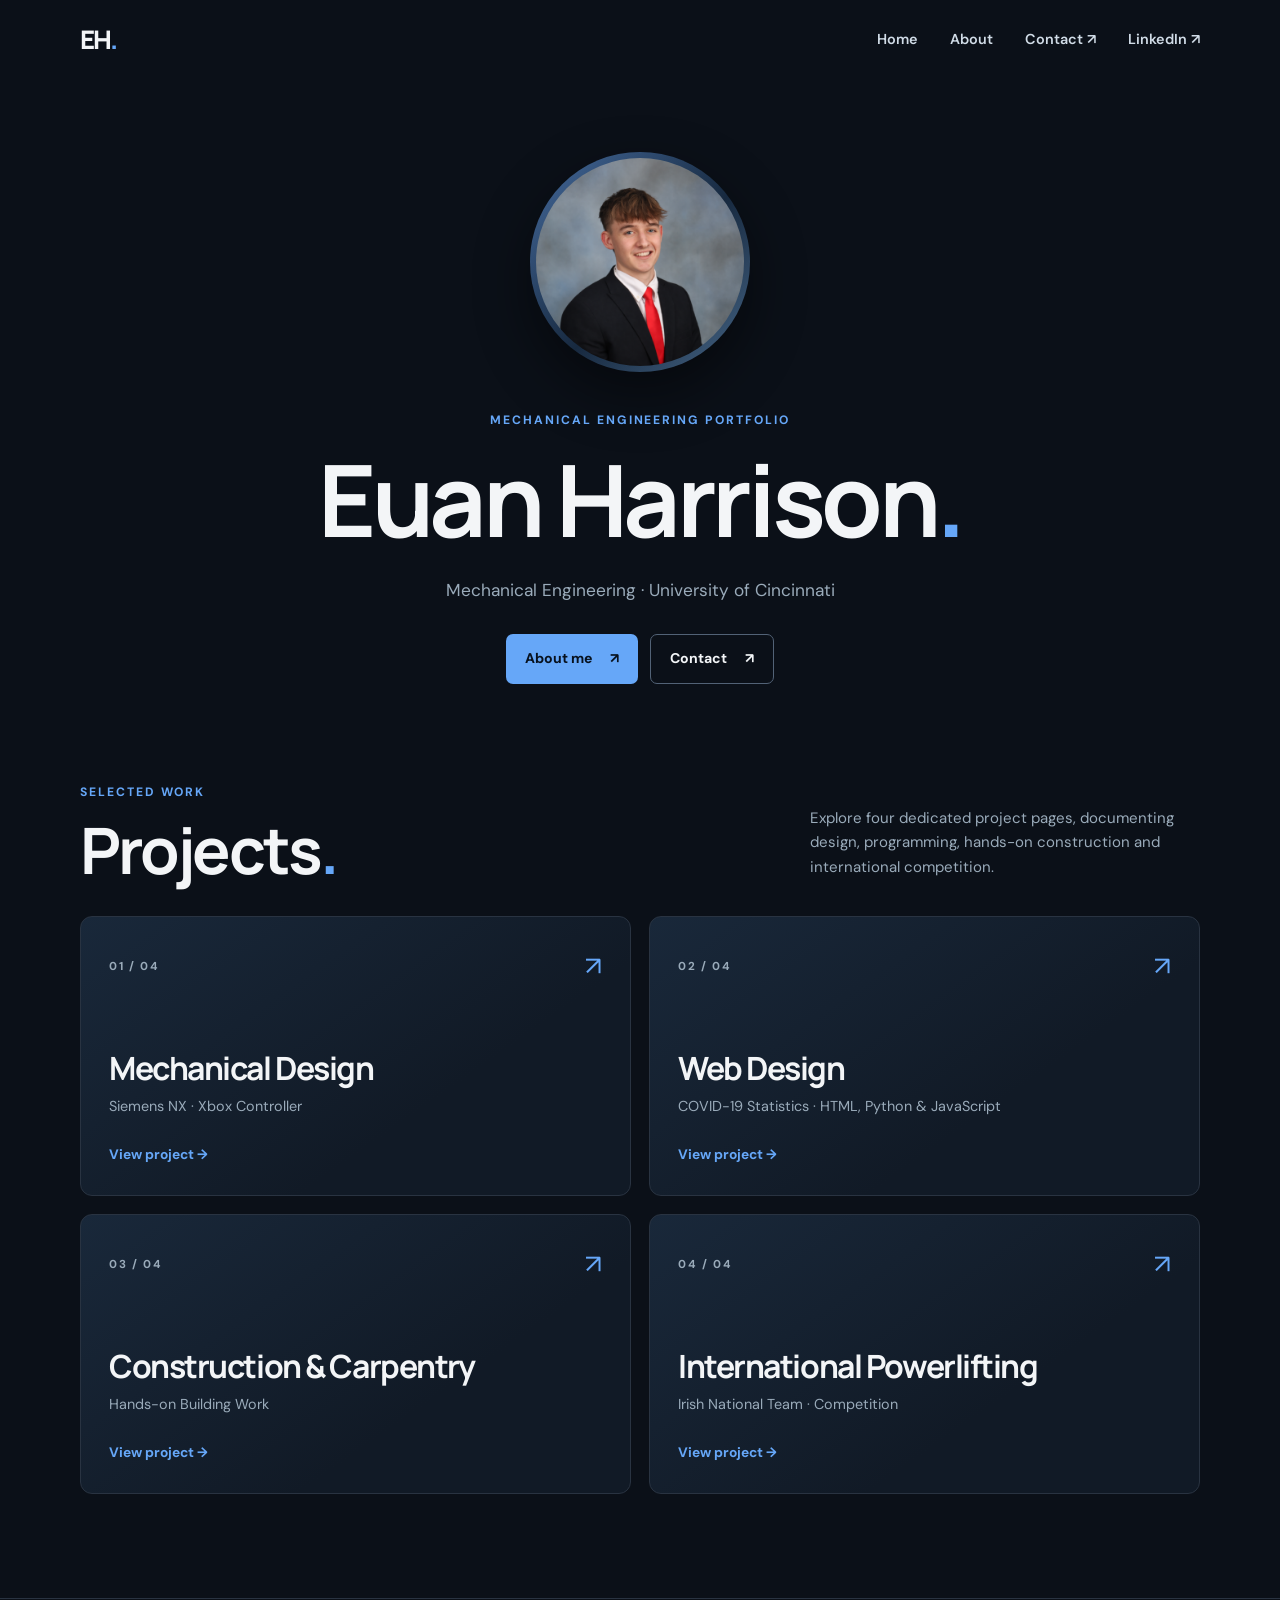
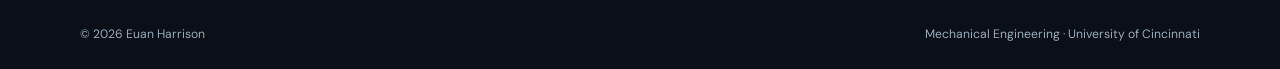
<file: index.html>
<!DOCTYPE html>
<html lang="en"><head><meta charset="utf-8"/><meta content="width=device-width,initial-scale=1" name="viewport"/><meta content="Mechanical engineering portfolio of Euan Harrison." name="description"/><title>Home | Euan Harrison</title><link href="styles.css" rel="stylesheet"/></head><body><header class="topbar"><a aria-label="Euan Harrison home" class="brand" href="index.html">EH<span>.</span></a><nav aria-label="Main navigation"><a href="index.html">Home</a><a href="about.html">About</a><a href="mailto:harri2eu@mail.uc.edu">Contact ↗</a><a href="https://www.linkedin.com/in/euan-harrison-728574384/" rel="noopener noreferrer" target="_blank">LinkedIn ↗</a></nav></header><main><section class="home-hero"><div class="portrait-wrap"><img alt="Professional portrait of Euan Harrison" class="portrait" src="assets/headshot.png"/></div><p class="eyebrow">MECHANICAL ENGINEERING PORTFOLIO</p><h1>Euan Harrison<span class="dot">.</span></h1><p class="tagline">Mechanical Engineering · University of Cincinnati</p><div class="hero-actions"><a class="pill" href="about.html">About me <span aria-hidden="true">↗</span></a><a class="pill secondary" href="mailto:harri2eu@mail.uc.edu">Contact <span aria-hidden="true">↗</span></a></div></section><section aria-labelledby="projects-heading" class="projects"><div class="section-header"><div><p class="eyebrow">SELECTED WORK</p><h2 id="projects-heading">Projects<span class="dot">.</span></h2></div><p>Explore four dedicated project pages, documenting design, programming, hands-on construction and international competition.</p></div><div class="project-grid"><a aria-label="View Project A: Mechanical Design" class="project-tile" href="project-a.html"><div class="tile-upper"><span class="project-index">01 / 04</span><span class="tile-arrow">↗</span></div><div class="tile-lower"><h3>Mechanical Design</h3><p class="tile-description">Siemens NX · Xbox Controller</p><span class="tile-cta">View project →</span></div></a><a aria-label="View Project B: Web Design" class="project-tile" href="project-b.html"><div class="tile-upper"><span class="project-index">02 / 04</span><span class="tile-arrow">↗</span></div><div class="tile-lower"><h3>Web Design</h3><p class="tile-description">COVID-19 Statistics · HTML, Python &amp; JavaScript</p><span class="tile-cta">View project →</span></div></a><a aria-label="View Project D: Construction &amp; Carpentry" class="project-tile" href="project-d.html"><div class="tile-upper"><span class="project-index">03 / 04</span><span class="tile-arrow">↗</span></div><div class="tile-lower"><h3>Construction &amp; Carpentry</h3><p class="tile-description">Hands-on Building Work</p><span class="tile-cta">View project →</span></div></a><a aria-label="View Project E: International Powerlifting" class="project-tile" href="project-e.html"><div class="tile-upper"><span class="project-index">04 / 04</span><span class="tile-arrow">↗</span></div><div class="tile-lower"><h3>International Powerlifting</h3><p class="tile-description">Irish National Team · Competition</p><span class="tile-cta">View project →</span></div></a></div></section></main><footer><span>© <span id="year">2026</span> Euan Harrison</span><span>Mechanical Engineering · University of Cincinnati</span></footer><script src="script.js"></script></body></html>
</file>
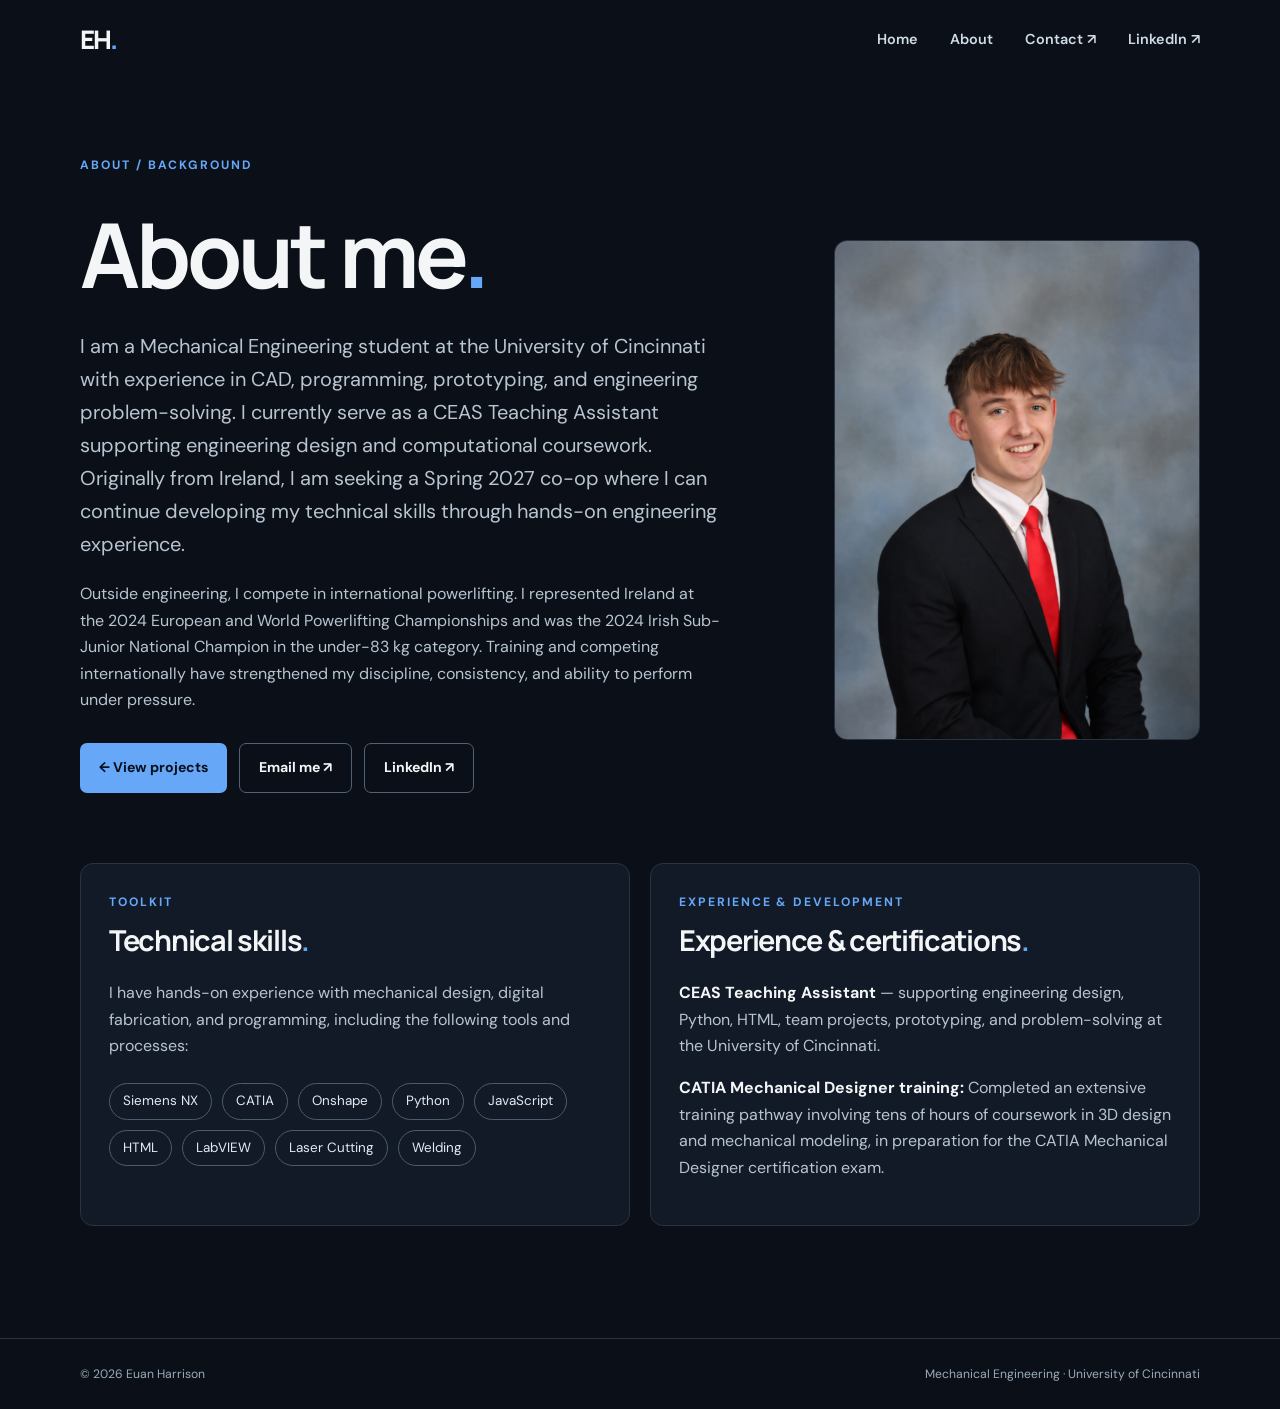
<file: about.html>
<!doctype html><html lang="en"><head><meta charset="utf-8"><meta name="viewport" content="width=device-width,initial-scale=1"><meta name="description" content="Mechanical engineering portfolio of Euan Harrison."><title>About | Euan Harrison</title><link rel="stylesheet" href="styles.css"></head><body><header class="topbar"><a class="brand" href="index.html" aria-label="Euan Harrison home">EH<span>.</span></a><nav aria-label="Main navigation"><a href="index.html">Home</a><a href="about.html">About</a><a href="mailto:harri2eu@mail.uc.edu">Contact ↗</a><a href="https://www.linkedin.com/in/euan-harrison-728574384/" target="_blank" rel="noopener noreferrer">LinkedIn ↗</a></nav></header><main><section class="inner-page"><p class="eyebrow">ABOUT / BACKGROUND</p><div class="about-layout"><div><h1>About me<span class="dot">.</span></h1><p class="lead">I am a Mechanical Engineering student at the University of Cincinnati with experience in CAD, programming, prototyping, and engineering problem-solving. I currently serve as a CEAS Teaching Assistant supporting engineering design and computational coursework. Originally from Ireland, I am seeking a Spring 2027 co-op where I can continue developing my technical skills through hands-on engineering experience.</p><p>Outside engineering, I compete in international powerlifting. I represented Ireland at the 2024 European and World Powerlifting Championships and was the 2024 Irish Sub-Junior National Champion in the under-83 kg category. Training and competing internationally have strengthened my discipline, consistency, and ability to perform under pressure.</p><div class="link-row"><a class="pill" href="index.html">← View projects</a><a class="pill secondary" href="mailto:harri2eu@mail.uc.edu">Email me ↗</a><a class="pill secondary" href="https://www.linkedin.com/in/euan-harrison-728574384/" target="_blank" rel="noopener noreferrer">LinkedIn ↗</a></div></div><img class="about-image" src="assets/headshot.png" alt="Euan Harrison in a suit and red tie"></div><div class="about-extras"><section class="info-panel"><p class="eyebrow">TOOLKIT</p><h2>Technical skills<span class="dot">.</span></h2><p>I have hands-on experience with mechanical design, digital fabrication, and programming, including the following tools and processes:</p><div class="skill-list" aria-label="Technical skills"><span>Siemens NX</span><span>CATIA</span><span>Onshape</span><span>Python</span><span>JavaScript</span><span>HTML</span><span>LabVIEW</span><span>Laser Cutting</span><span>Welding</span></div></section><section class="info-panel"><p class="eyebrow">EXPERIENCE &amp; DEVELOPMENT</p><h2>Experience &amp; certifications<span class="dot">.</span></h2><p><strong>CEAS Teaching Assistant</strong> — supporting engineering design, Python, HTML, team projects, prototyping, and problem-solving at the University of Cincinnati.</p><p><strong>CATIA Mechanical Designer training:</strong> Completed an extensive training pathway involving tens of hours of coursework in 3D design and mechanical modeling, in preparation for the CATIA Mechanical Designer certification exam.</p></section></div></section></main><footer><span>© <span id="year">2026</span> Euan Harrison</span><span>Mechanical Engineering · University of Cincinnati</span></footer><script src="script.js"></script></body></html>
</file>
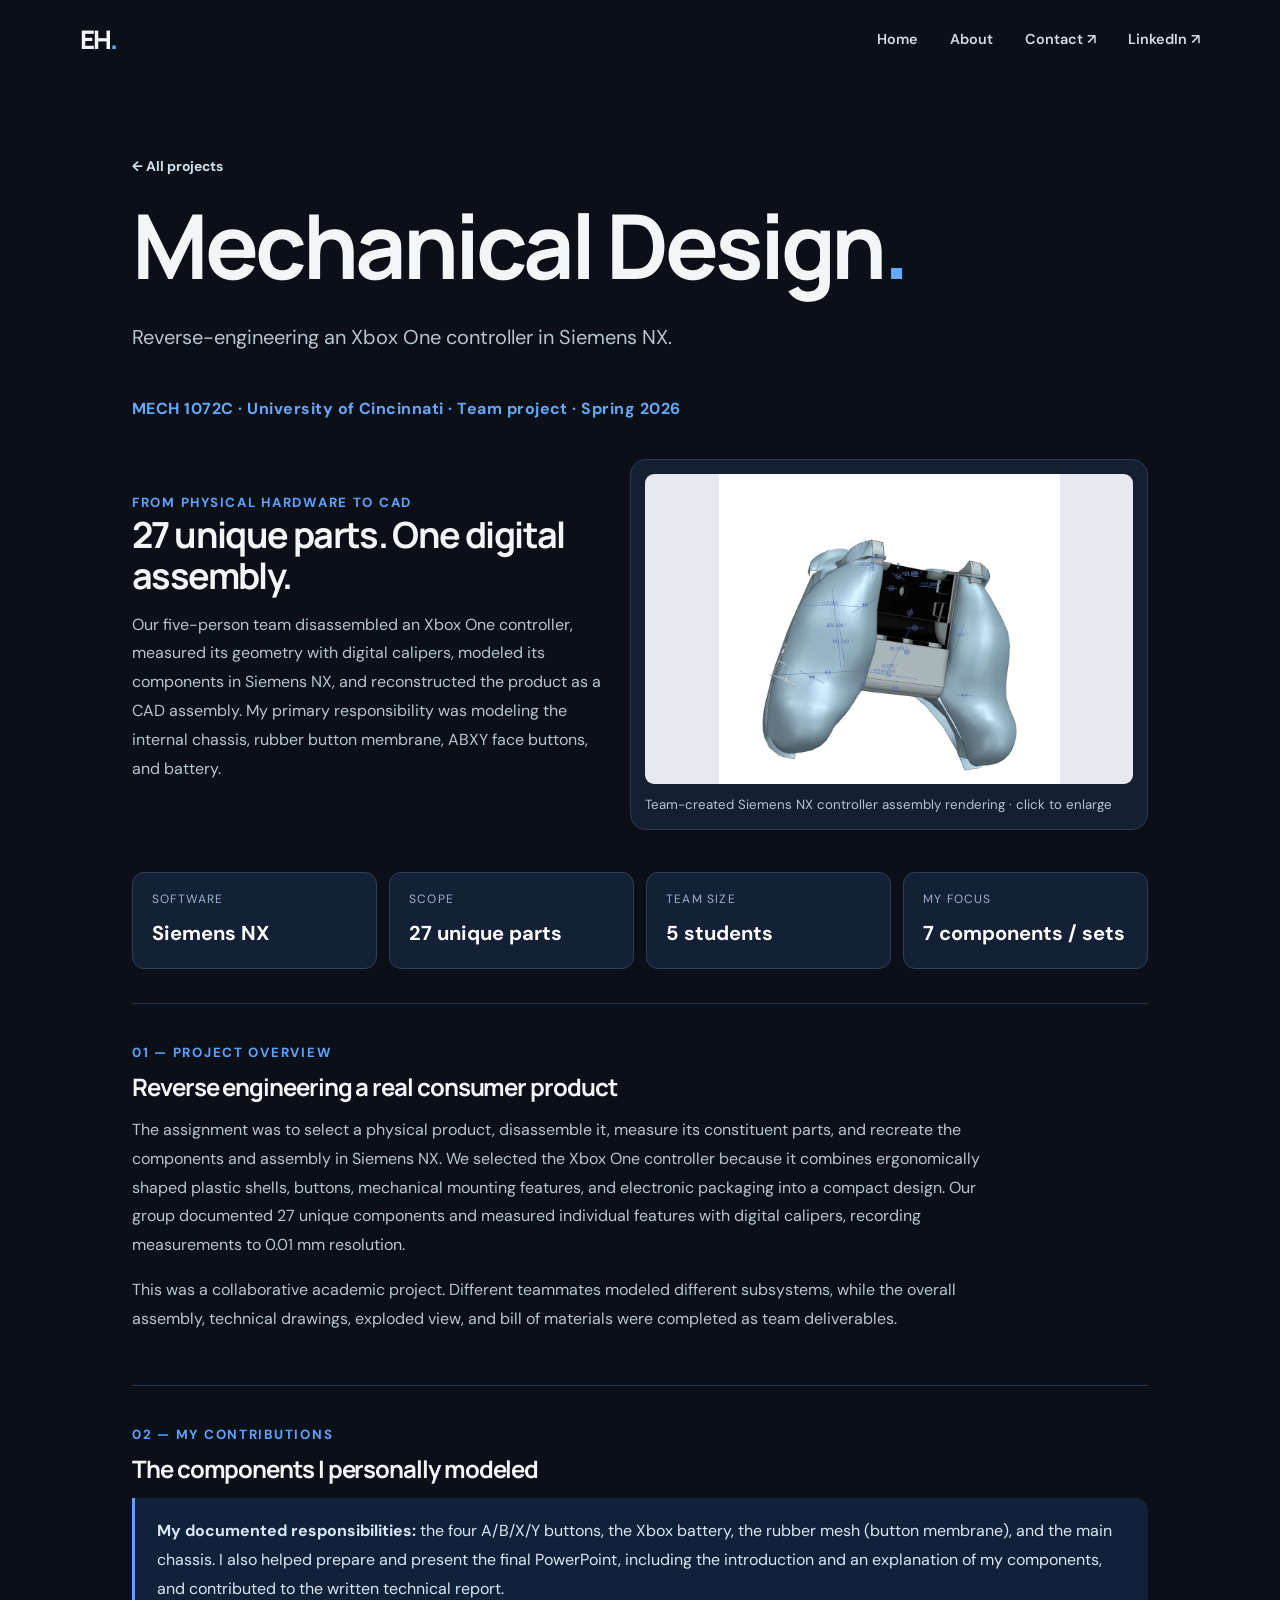
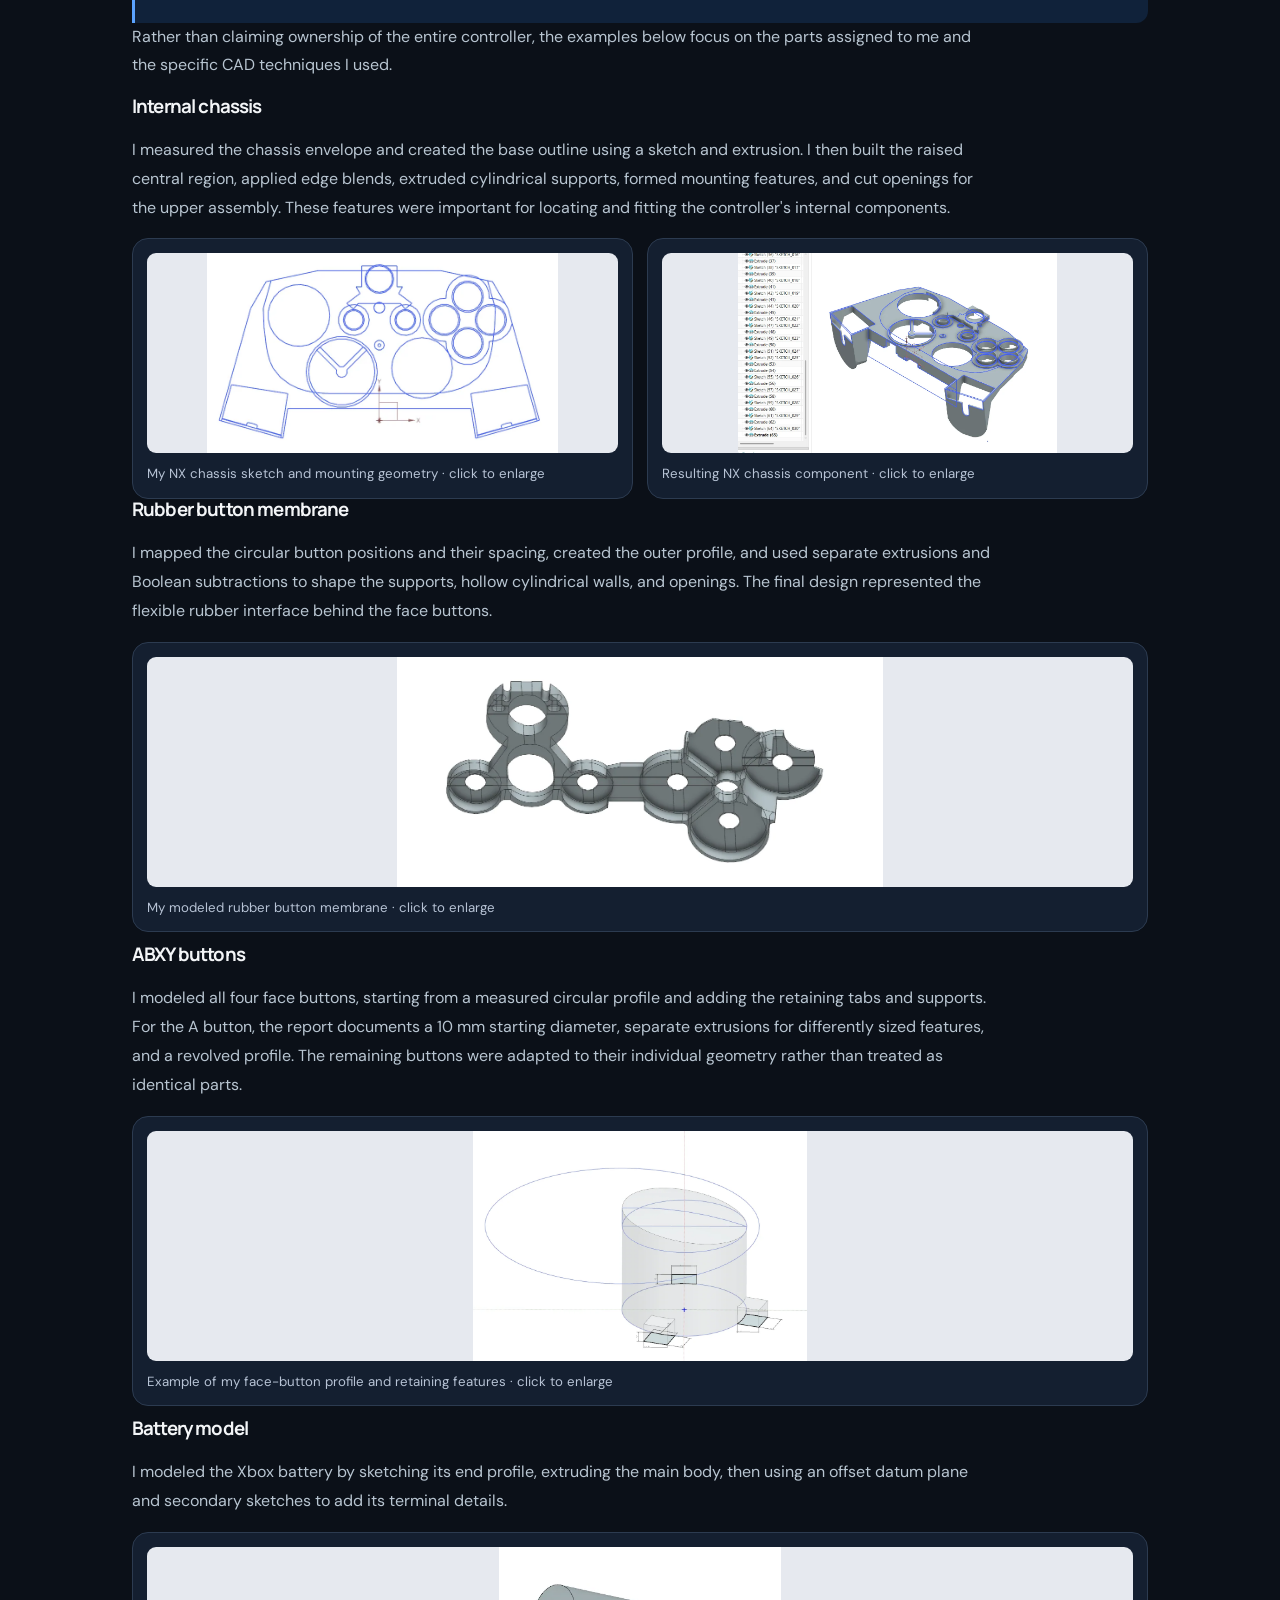
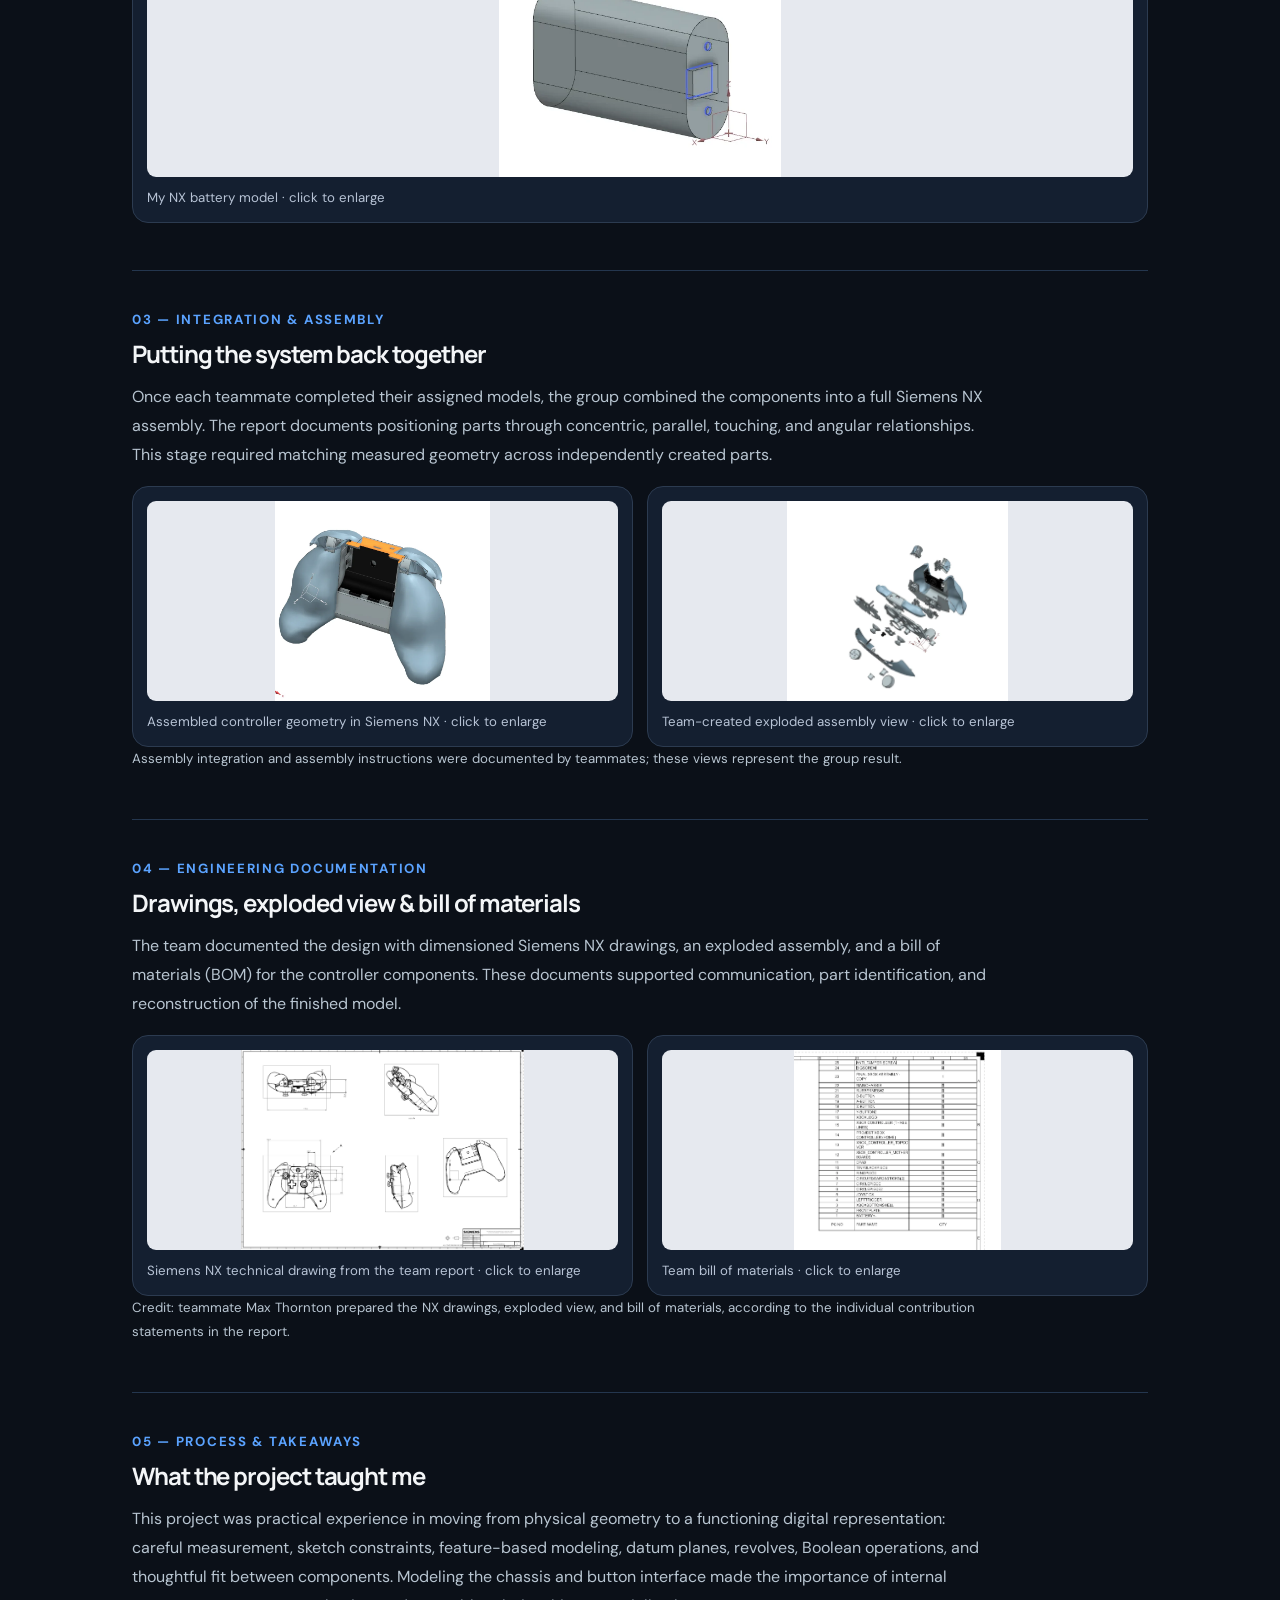
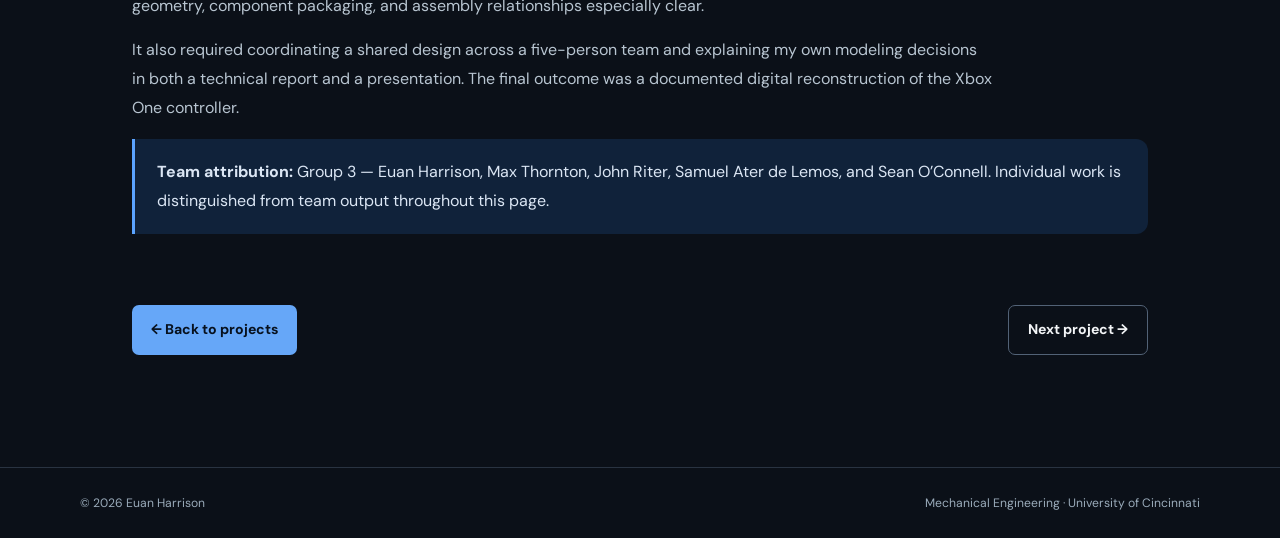
<file: project-a.html>
<!doctype html><html lang="en"><head><meta charset="utf-8"><meta name="viewport" content="width=device-width,initial-scale=1"><meta name="description" content="Reverse-engineering an Xbox One controller with Siemens NX — Euan Harrison's modeling contributions and team assembly."><title>Mechanical Design | Euan Harrison</title><link rel="stylesheet" href="styles.css"><style>
.nx-layout{max-width:1080px;margin:auto}.nx-kicker{color:#5ba3ff;font-weight:700;letter-spacing:.13em;font-size:.83rem}.nx-hero{display:grid;grid-template-columns:1fr 1.1fr;align-items:center;gap:28px;margin:36px 0 42px}.nx-hero .nx-image{margin:0}.nx-hero h2{font-size:clamp(1.4rem,3vw,2.25rem);margin:0 0 14px}.nx-lead{color:#c2cbdc;line-height:1.8}.nx-image{background:#141f30;border:1px solid #2c3b50;border-radius:16px;padding:14px;margin:12px 0;min-width:0}.nx-image img{width:100%;height:230px;object-fit:contain;display:block;border-radius:9px;background:#e6e9ef}.nx-image figcaption{font-size:.83rem;color:#b7c3d5;margin-top:11px;line-height:1.5}.nx-image a{display:block}.nx-hero .nx-image img{height:310px}.nx-gallery{display:grid;grid-template-columns:repeat(3,minmax(0,1fr));gap:14px}.nx-gallery.two{grid-template-columns:repeat(2,minmax(0,1fr))}.nx-gallery .nx-image{margin:0}.nx-gallery .nx-image img{height:200px}.nx-block{padding:35px 0;border-top:1px solid #24364e}.nx-block h2{margin:8px 0 16px}.nx-block p{max-width:860px;color:#c4ccda;line-height:1.8}.nx-facts{display:flex;flex-wrap:wrap;gap:12px;margin:22px 0 34px}.nx-facts div{background:#142035;border:1px solid #2d4058;border-radius:12px;padding:17px 19px;flex:1;min-width:170px}.nx-facts strong{display:block;font-size:1.26rem;color:#fff}.nx-facts span{display:block;color:#9bb2d3;font-size:.75rem;text-transform:uppercase;letter-spacing:.1em;margin-bottom:8px}.nx-list{color:#d3d9e3;line-height:1.85;padding-left:22px}.nx-callout{background:#10223a;border-left:3px solid #5ba3ff;padding:19px 22px;border-radius:0 12px 12px 0;color:#dbe6f4;line-height:1.8}.nx-caption{font-size:.83rem;color:#9cabc1}.nx-hero .nx-image img,.nx-image img{object-position:center}@media(max-width:760px){.nx-hero{grid-template-columns:1fr}.nx-gallery{grid-template-columns:repeat(2,minmax(0,1fr))}.nx-gallery .nx-image img{height:160px}.nx-gallery.two{grid-template-columns:1fr}.nx-hero .nx-image img{height:250px}}@media(max-width:440px){.nx-gallery{grid-template-columns:1fr}.nx-gallery .nx-image img{height:230px}}
</style></head><body><header class="topbar"><a class="brand" href="index.html" aria-label="Euan Harrison home">EH<span>.</span></a><nav aria-label="Main navigation"><a href="index.html">Home</a><a href="about.html">About</a><a href="mailto:harri2eu@mail.uc.edu">Contact ↗</a><a href="https://www.linkedin.com/in/euan-harrison-728574384/" target="_blank" rel="noopener noreferrer">LinkedIn ↗</a></nav></header><main><article class="inner-page case-page nx-layout"><div class="case-top"><a href="index.html" class="back-link">← All projects</a></div><h1>Mechanical Design<span class="dot">.</span></h1><p class="lead">Reverse-engineering an Xbox One controller in Siemens NX.</p><p class="case-subtitle">MECH 1072C · University of Cincinnati · Team project · Spring 2026</p>
<div class="nx-hero"><div><span class="nx-kicker">FROM PHYSICAL HARDWARE TO CAD</span><h2>27 unique parts. One digital assembly.</h2><p class="nx-lead">Our five-person team disassembled an Xbox One controller, measured its geometry with digital calipers, modeled its components in Siemens NX, and reconstructed the product as a CAD assembly. My primary responsibility was modeling the internal chassis, rubber button membrane, ABXY face buttons, and battery.</p></div><figure class="nx-image "><a href="assets/xbox/hero.webp" target="_blank" rel="noopener"><img loading="lazy" src="assets/xbox/hero.webp" alt="Team-created Siemens NX controller assembly rendering"></a><figcaption>Team-created Siemens NX controller assembly rendering · click to enlarge</figcaption></figure></div>
<div class="nx-facts"><div><span>Software</span><strong>Siemens NX</strong></div><div><span>Scope</span><strong>27 unique parts</strong></div><div><span>Team size</span><strong>5 students</strong></div><div><span>My focus</span><strong>7 components / sets</strong></div></div>
<section class="nx-block"><span class="nx-kicker">01 — PROJECT OVERVIEW</span><h2>Reverse engineering a real consumer product</h2><p>The assignment was to select a physical product, disassemble it, measure its constituent parts, and recreate the components and assembly in Siemens NX. We selected the Xbox One controller because it combines ergonomically shaped plastic shells, buttons, mechanical mounting features, and electronic packaging into a compact design. Our group documented 27 unique components and measured individual features with digital calipers, recording measurements to 0.01 mm resolution.</p><p>This was a collaborative academic project. Different teammates modeled different subsystems, while the overall assembly, technical drawings, exploded view, and bill of materials were completed as team deliverables.</p></section>
<section class="nx-block"><span class="nx-kicker">02 — MY CONTRIBUTIONS</span><h2>The components I personally modeled</h2><div class="nx-callout"><strong>My documented responsibilities:</strong> the four A/B/X/Y buttons, the Xbox battery, the rubber mesh (button membrane), and the main chassis. I also helped prepare and present the final PowerPoint, including the introduction and an explanation of my components, and contributed to the written technical report.</div><p>Rather than claiming ownership of the entire controller, the examples below focus on the parts assigned to me and the specific CAD techniques I used.</p><h3>Internal chassis</h3><p>I measured the chassis envelope and created the base outline using a sketch and extrusion. I then built the raised central region, applied edge blends, extruded cylindrical supports, formed mounting features, and cut openings for the upper assembly. These features were important for locating and fitting the controller's internal components.</p><div class="nx-gallery two"><figure class="nx-image "><a href="assets/xbox/chassis.webp" target="_blank" rel="noopener"><img loading="lazy" src="assets/xbox/chassis.webp" alt="My NX chassis sketch and mounting geometry"></a><figcaption>My NX chassis sketch and mounting geometry · click to enlarge</figcaption></figure><figure class="nx-image "><a href="assets/xbox/fullchassis.webp" target="_blank" rel="noopener"><img loading="lazy" src="assets/xbox/fullchassis.webp" alt="Resulting NX chassis component"></a><figcaption>Resulting NX chassis component · click to enlarge</figcaption></figure></div><h3>Rubber button membrane</h3><p>I mapped the circular button positions and their spacing, created the outer profile, and used separate extrusions and Boolean subtractions to shape the supports, hollow cylindrical walls, and openings. The final design represented the flexible rubber interface behind the face buttons.</p><figure class="nx-image "><a href="assets/xbox/mesh.webp" target="_blank" rel="noopener"><img loading="lazy" src="assets/xbox/mesh.webp" alt="My modeled rubber button membrane"></a><figcaption>My modeled rubber button membrane · click to enlarge</figcaption></figure>
<h3>ABXY buttons</h3><p>I modeled all four face buttons, starting from a measured circular profile and adding the retaining tabs and supports. For the A button, the report documents a 10 mm starting diameter, separate extrusions for differently sized features, and a revolved profile. The remaining buttons were adapted to their individual geometry rather than treated as identical parts.</p><figure class="nx-image "><a href="assets/xbox/button.webp" target="_blank" rel="noopener"><img loading="lazy" src="assets/xbox/button.webp" alt="Example of my face-button profile and retaining features"></a><figcaption>Example of my face-button profile and retaining features · click to enlarge</figcaption></figure>
<h3>Battery model</h3><p>I modeled the Xbox battery by sketching its end profile, extruding the main body, then using an offset datum plane and secondary sketches to add its terminal details.</p><figure class="nx-image "><a href="assets/xbox/battery.webp" target="_blank" rel="noopener"><img loading="lazy" src="assets/xbox/battery.webp" alt="My NX battery model"></a><figcaption>My NX battery model · click to enlarge</figcaption></figure></section>
<section class="nx-block"><span class="nx-kicker">03 — INTEGRATION & ASSEMBLY</span><h2>Putting the system back together</h2><p>Once each teammate completed their assigned models, the group combined the components into a full Siemens NX assembly. The report documents positioning parts through concentric, parallel, touching, and angular relationships. This stage required matching measured geometry across independently created parts.</p><div class="nx-gallery two"><figure class="nx-image "><a href="assets/xbox/assembly.webp" target="_blank" rel="noopener"><img loading="lazy" src="assets/xbox/assembly.webp" alt="Assembled controller geometry in Siemens NX"></a><figcaption>Assembled controller geometry in Siemens NX · click to enlarge</figcaption></figure><figure class="nx-image "><a href="assets/xbox/exploded.webp" target="_blank" rel="noopener"><img loading="lazy" src="assets/xbox/exploded.webp" alt="Team-created exploded assembly view"></a><figcaption>Team-created exploded assembly view · click to enlarge</figcaption></figure></div><p class="nx-caption">Assembly integration and assembly instructions were documented by teammates; these views represent the group result.</p></section>
<section class="nx-block"><span class="nx-kicker">04 — ENGINEERING DOCUMENTATION</span><h2>Drawings, exploded view & bill of materials</h2><p>The team documented the design with dimensioned Siemens NX drawings, an exploded assembly, and a bill of materials (BOM) for the controller components. These documents supported communication, part identification, and reconstruction of the finished model.</p><div class="nx-gallery two"><figure class="nx-image "><a href="assets/xbox/drawing.webp" target="_blank" rel="noopener"><img loading="lazy" src="assets/xbox/drawing.webp" alt="Siemens NX technical drawing from the team report"></a><figcaption>Siemens NX technical drawing from the team report · click to enlarge</figcaption></figure><figure class="nx-image "><a href="assets/xbox/bom.webp" target="_blank" rel="noopener"><img loading="lazy" src="assets/xbox/bom.webp" alt="Team bill of materials"></a><figcaption>Team bill of materials · click to enlarge</figcaption></figure></div><p class="nx-caption">Credit: teammate Max Thornton prepared the NX drawings, exploded view, and bill of materials, according to the individual contribution statements in the report.</p></section>
<section class="nx-block"><span class="nx-kicker">05 — PROCESS & TAKEAWAYS</span><h2>What the project taught me</h2><p>This project was practical experience in moving from physical geometry to a functioning digital representation: careful measurement, sketch constraints, feature-based modeling, datum planes, revolves, Boolean operations, and thoughtful fit between components. Modeling the chassis and button interface made the importance of internal geometry, component packaging, and assembly relationships especially clear.</p><p>It also required coordinating a shared design across a five-person team and explaining my own modeling decisions in both a technical report and a presentation. The final outcome was a documented digital reconstruction of the Xbox One controller.</p><div class="nx-callout"><strong>Team attribution:</strong> Group 3 — Euan Harrison, Max Thornton, John Riter, Samuel Ater de Lemos, and Sean O’Connell. Individual work is distinguished from team output throughout this page.</div></section>
<div class="next-links"><a class="pill" href="index.html">← Back to projects</a><a class="pill secondary" href="project-b.html">Next project →</a></div></article></main><footer><span>© <span id="year">2026</span> Euan Harrison</span><span>Mechanical Engineering · University of Cincinnati</span></footer><script src="script.js"></script></body></html>
</file>
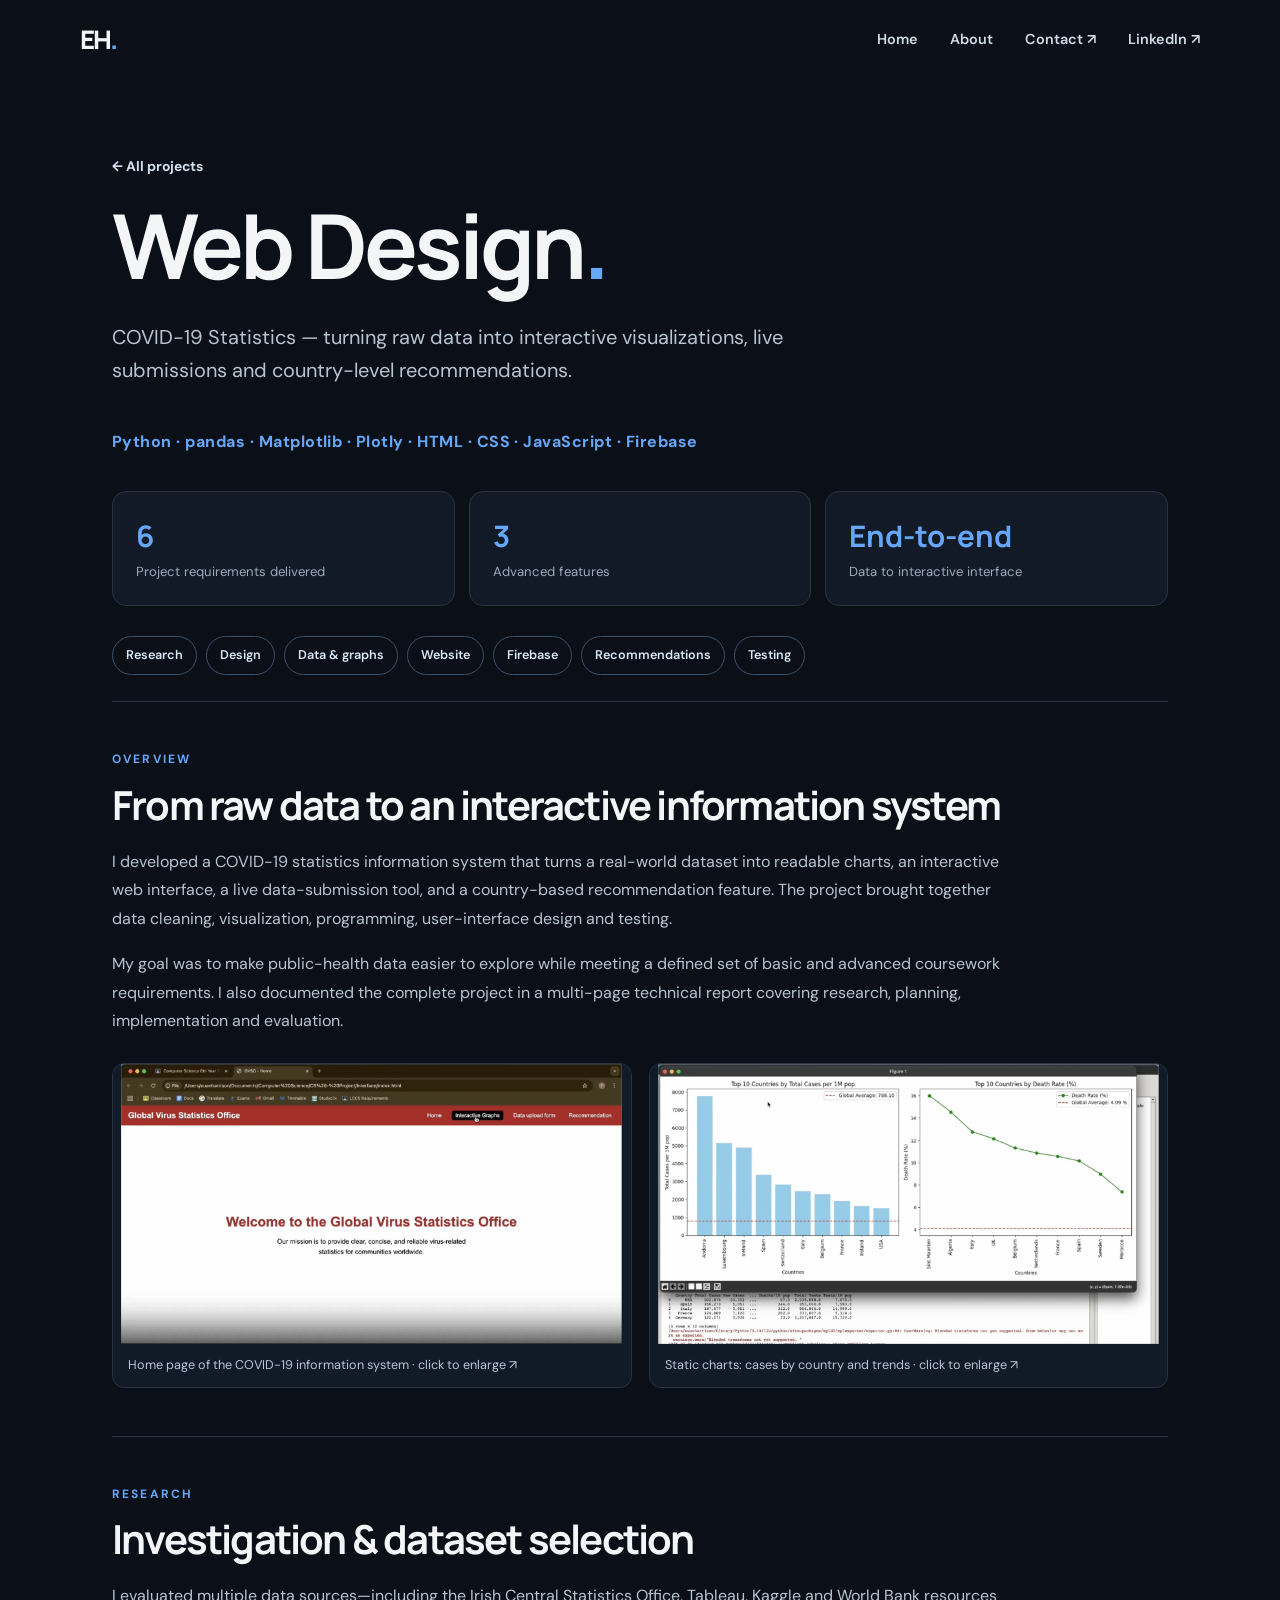
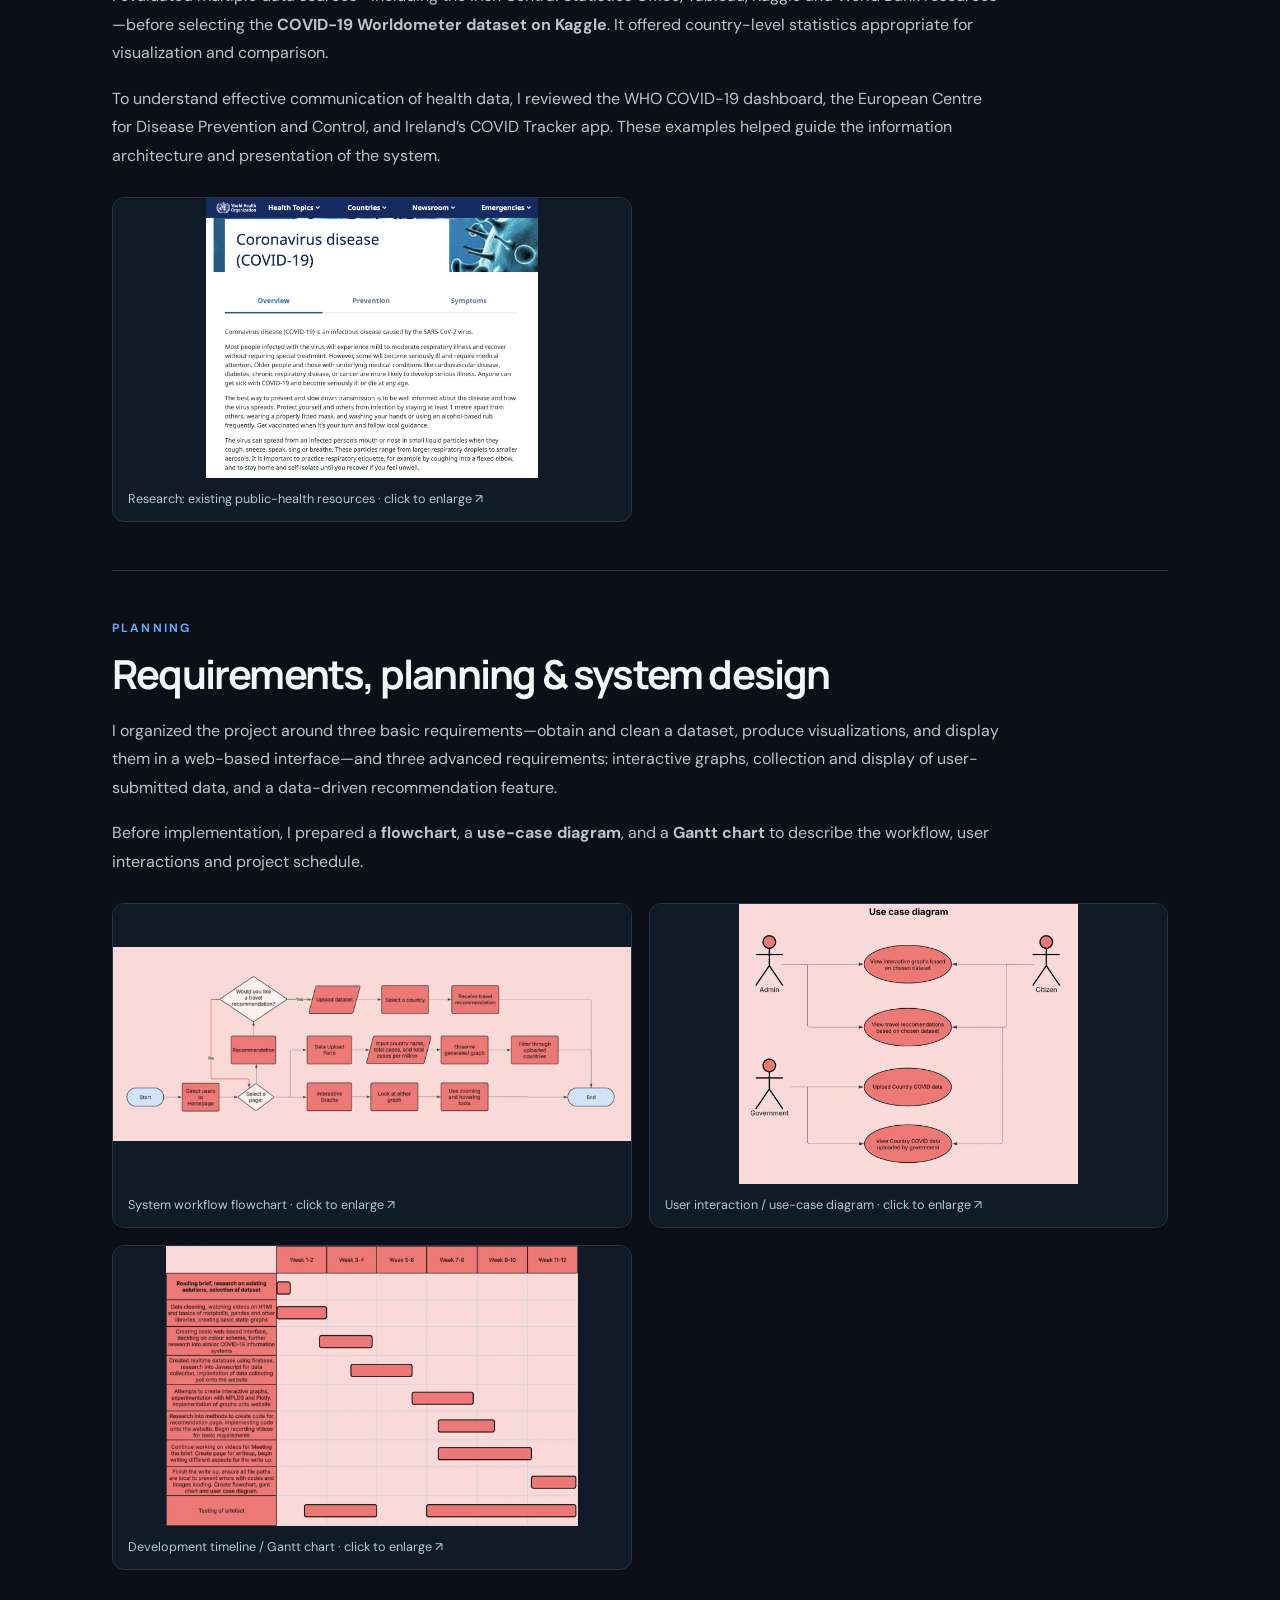
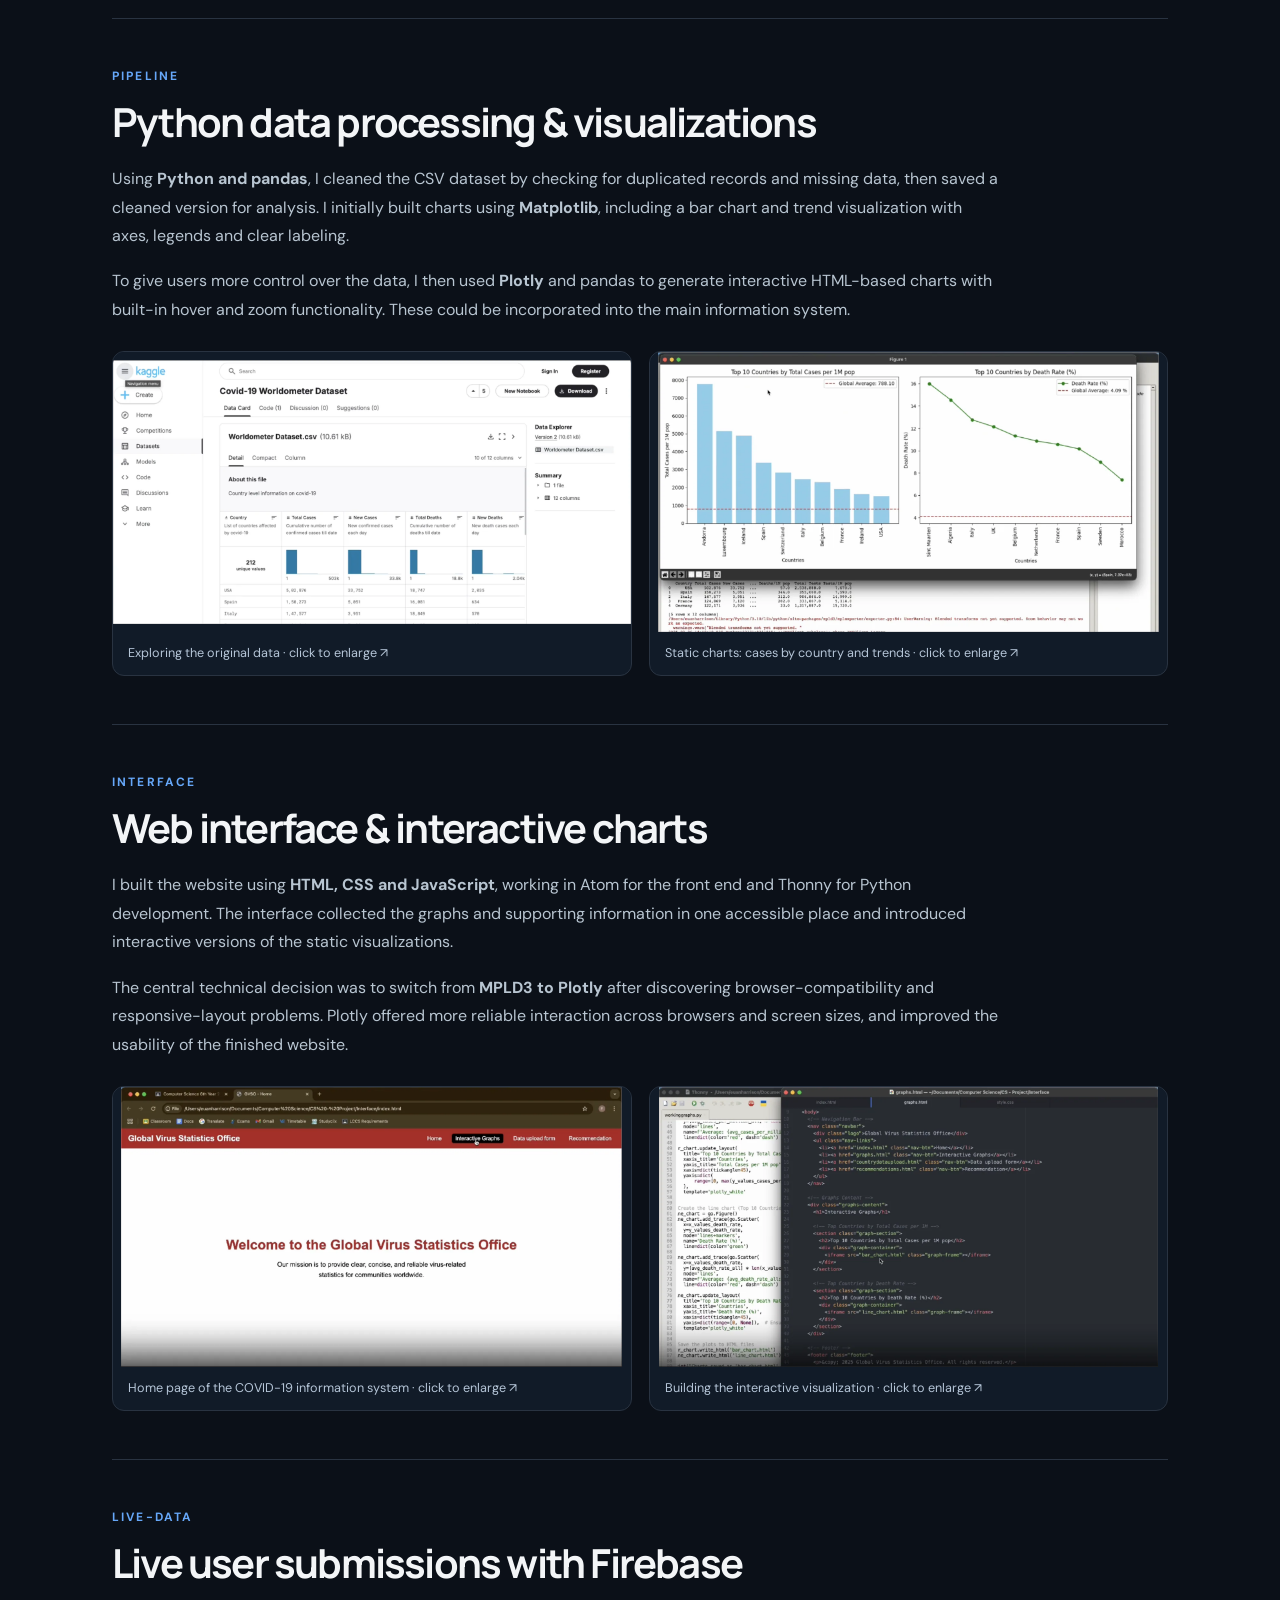
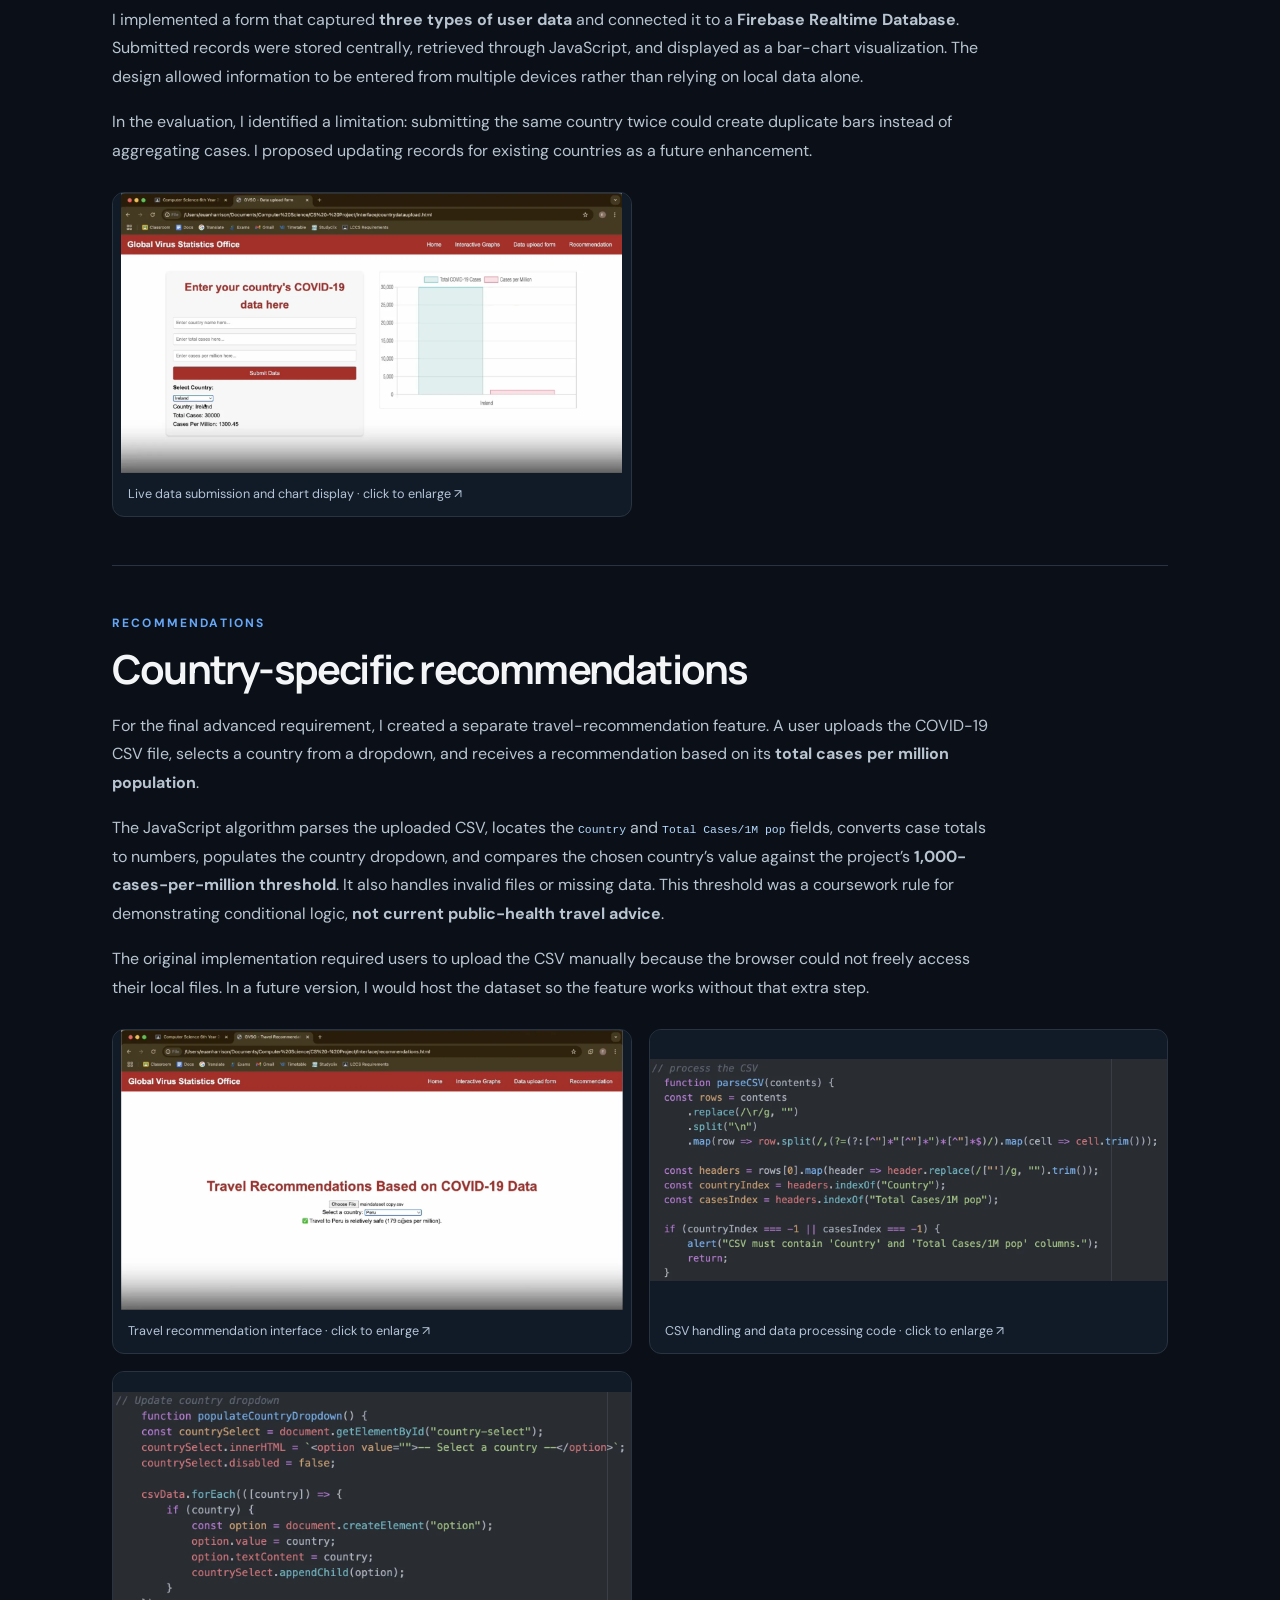
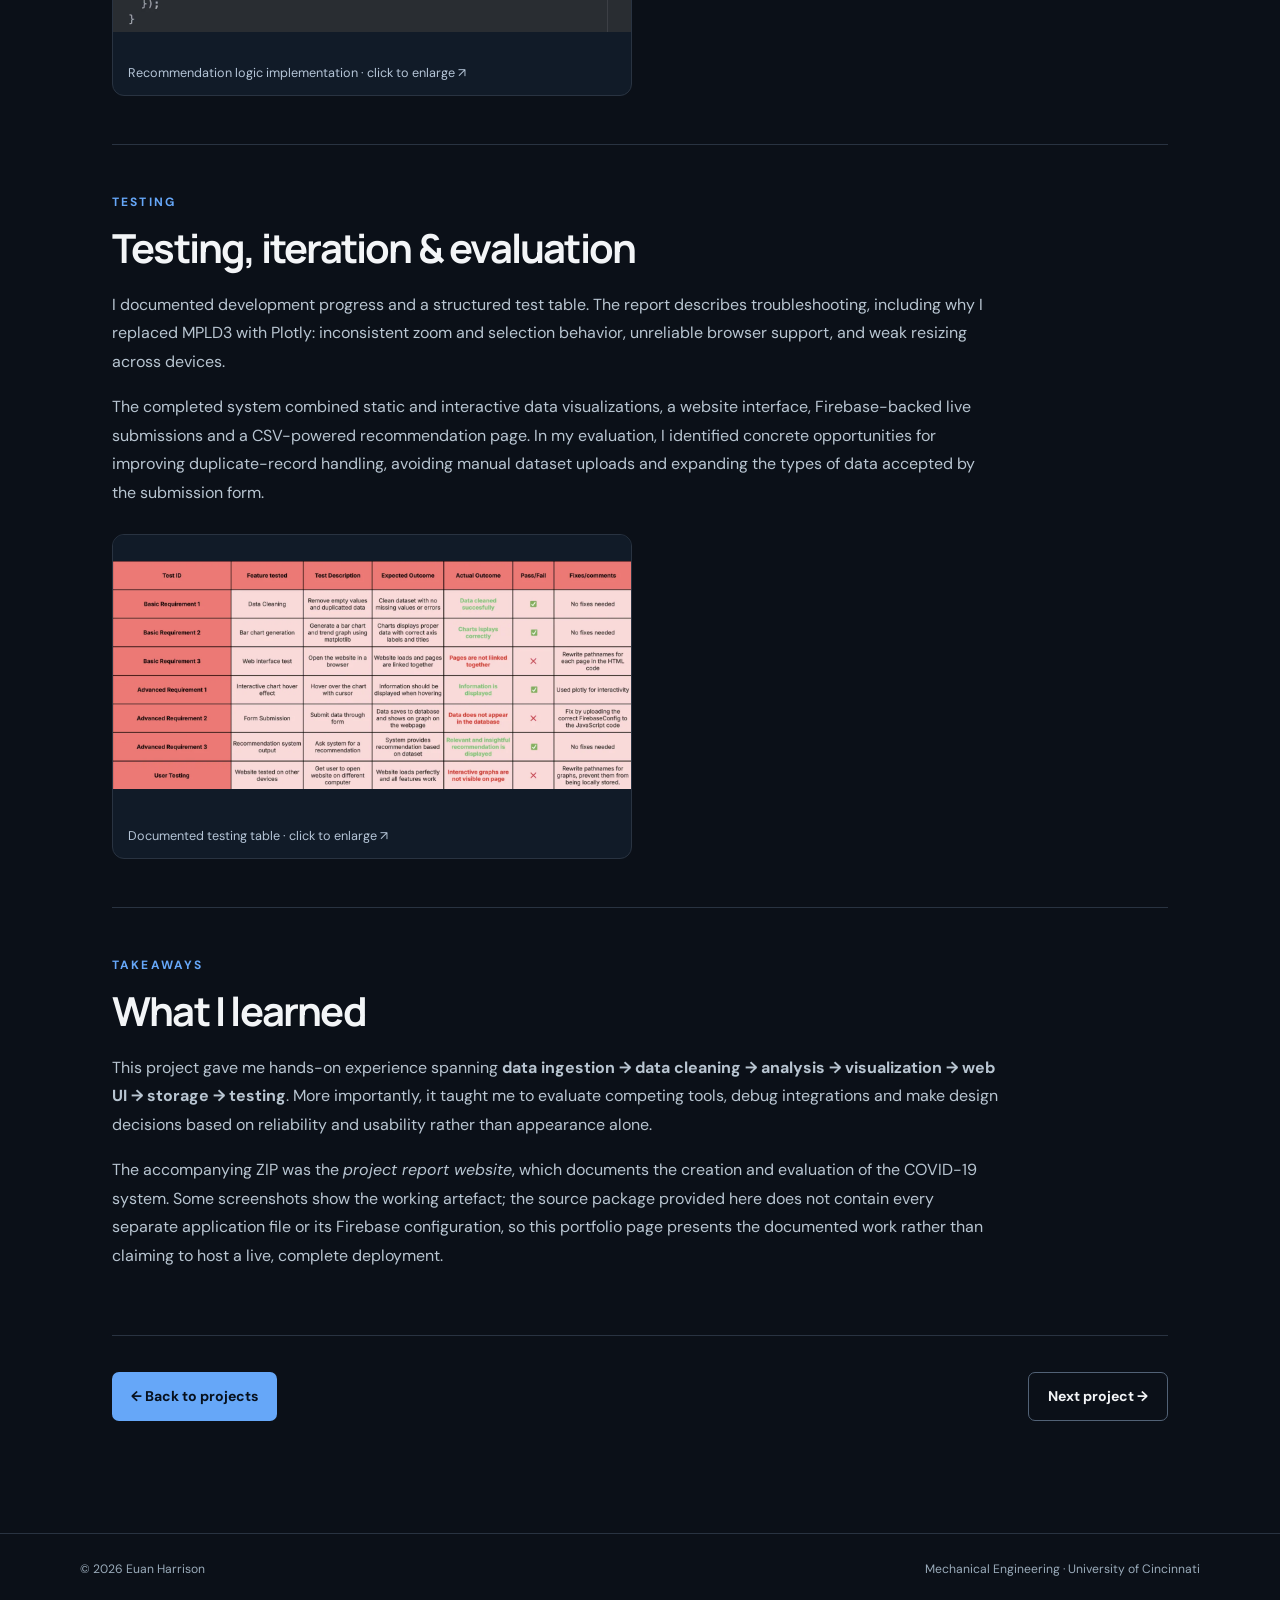
<file: project-b.html>
<!doctype html><html lang="en"><head><meta charset="utf-8"><meta name="viewport" content="width=device-width,initial-scale=1"><meta name="description" content="COVID-19 data visualization and interactive web development project by Euan Harrison."><title>Web Design — COVID-19 Statistics | Euan Harrison</title><link rel="stylesheet" href="styles.css"></head><body><header class="topbar"><a class="brand" href="index.html" aria-label="Euan Harrison home">EH<span>.</span></a><nav aria-label="Main navigation"><a href="index.html">Home</a><a href="about.html">About</a><a href="mailto:harri2eu@mail.uc.edu">Contact ↗</a><a href="https://www.linkedin.com/in/euan-harrison-728574384/" target="_blank" rel="noopener noreferrer">LinkedIn ↗</a></nav></header><main><article class="inner-page case-page web-case"><div class="case-top"><a class="back-link" href="index.html">← All projects</a></div><h1>Web Design<span class="dot">.</span></h1><p class="lead">COVID-19 Statistics — turning raw data into interactive visualizations, live submissions and country-level recommendations.</p><p class="case-subtitle">Python · pandas · Matplotlib · Plotly · HTML · CSS · JavaScript · Firebase</p><div class="web-highlights"><div><strong>6</strong><span>Project requirements delivered</span></div><div><strong>3</strong><span>Advanced features</span></div><div><strong>End-to-end</strong><span>Data to interactive interface</span></div></div><nav class="web-jump" aria-label="Project sections"><a href="#research">Research</a><a href="#planning">Design</a><a href="#pipeline">Data &amp; graphs</a><a href="#interface">Website</a><a href="#live-data">Firebase</a><a href="#recommendations">Recommendations</a><a href="#testing">Testing</a></nav><section class="web-section" id="overview"><div class="web-section-label">OVERVIEW</div><h2>From raw data to an interactive information system</h2><p>I developed a COVID-19 statistics information system that turns a real-world dataset into readable charts, an interactive web interface, a live data-submission tool, and a country-based recommendation feature. The project brought together data cleaning, visualization, programming, user-interface design and testing.</p><p>My goal was to make public-health data easier to explore while meeting a defined set of basic and advanced coursework requirements. I also documented the complete project in a multi-page technical report covering research, planning, implementation and evaluation.</p><div class="web-gallery"><figure class="web-figure"><a href="assets/web-design/web-07.webp" target="_blank" rel="noopener"><img src="assets/web-design/web-07.webp" loading="lazy" alt="Home page of the COVID-19 information system"></a><figcaption>Home page of the COVID-19 information system · click to enlarge ↗</figcaption></figure><figure class="web-figure"><a href="assets/web-design/web-06.webp" target="_blank" rel="noopener"><img src="assets/web-design/web-06.webp" loading="lazy" alt="Static charts: cases by country and trends"></a><figcaption>Static charts: cases by country and trends · click to enlarge ↗</figcaption></figure></div></section><section class="web-section" id="research"><div class="web-section-label">RESEARCH</div><h2>Investigation &amp; dataset selection</h2><p>I evaluated multiple data sources—including the Irish Central Statistics Office, Tableau, Kaggle and World Bank resources—before selecting the <strong>COVID-19 Worldometer dataset on Kaggle</strong>. It offered country-level statistics appropriate for visualization and comparison.</p><p>To understand effective communication of health data, I reviewed the WHO COVID-19 dashboard, the European Centre for Disease Prevention and Control, and Ireland’s COVID Tracker app. These examples helped guide the information architecture and presentation of the system.</p><div class="web-gallery"><figure class="web-figure"><a href="assets/web-design/web-01.webp" target="_blank" rel="noopener"><img src="assets/web-design/web-01.webp" loading="lazy" alt="Research: existing public-health resources"></a><figcaption>Research: existing public-health resources · click to enlarge ↗</figcaption></figure></div></section><section class="web-section" id="planning"><div class="web-section-label">PLANNING</div><h2>Requirements, planning &amp; system design</h2><p>I organized the project around three basic requirements—obtain and clean a dataset, produce visualizations, and display them in a web-based interface—and three advanced requirements: interactive graphs, collection and display of user-submitted data, and a data-driven recommendation feature.</p><p>Before implementation, I prepared a <strong>flowchart</strong>, a <strong>use-case diagram</strong>, and a <strong>Gantt chart</strong> to describe the workflow, user interactions and project schedule.</p><div class="web-gallery"><figure class="web-figure"><a href="assets/web-design/web-02.webp" target="_blank" rel="noopener"><img src="assets/web-design/web-02.webp" loading="lazy" alt="System workflow flowchart"></a><figcaption>System workflow flowchart · click to enlarge ↗</figcaption></figure><figure class="web-figure"><a href="assets/web-design/web-03.webp" target="_blank" rel="noopener"><img src="assets/web-design/web-03.webp" loading="lazy" alt="User interaction / use-case diagram"></a><figcaption>User interaction / use-case diagram · click to enlarge ↗</figcaption></figure><figure class="web-figure"><a href="assets/web-design/web-04.webp" target="_blank" rel="noopener"><img src="assets/web-design/web-04.webp" loading="lazy" alt="Development timeline / Gantt chart"></a><figcaption>Development timeline / Gantt chart · click to enlarge ↗</figcaption></figure></div></section><section class="web-section" id="pipeline"><div class="web-section-label">PIPELINE</div><h2>Python data processing &amp; visualizations</h2><p>Using <strong>Python and pandas</strong>, I cleaned the CSV dataset by checking for duplicated records and missing data, then saved a cleaned version for analysis. I initially built charts using <strong>Matplotlib</strong>, including a bar chart and trend visualization with axes, legends and clear labeling.</p><p>To give users more control over the data, I then used <strong>Plotly</strong> and pandas to generate interactive HTML-based charts with built-in hover and zoom functionality. These could be incorporated into the main information system.</p><div class="web-gallery"><figure class="web-figure"><a href="assets/web-design/web-05.webp" target="_blank" rel="noopener"><img src="assets/web-design/web-05.webp" loading="lazy" alt="Exploring the original data"></a><figcaption>Exploring the original data · click to enlarge ↗</figcaption></figure><figure class="web-figure"><a href="assets/web-design/web-06.webp" target="_blank" rel="noopener"><img src="assets/web-design/web-06.webp" loading="lazy" alt="Static charts: cases by country and trends"></a><figcaption>Static charts: cases by country and trends · click to enlarge ↗</figcaption></figure></div></section><section class="web-section" id="interface"><div class="web-section-label">INTERFACE</div><h2>Web interface &amp; interactive charts</h2><p>I built the website using <strong>HTML, CSS and JavaScript</strong>, working in Atom for the front end and Thonny for Python development. The interface collected the graphs and supporting information in one accessible place and introduced interactive versions of the static visualizations.</p><p>The central technical decision was to switch from <strong>MPLD3 to Plotly</strong> after discovering browser-compatibility and responsive-layout problems. Plotly offered more reliable interaction across browsers and screen sizes, and improved the usability of the finished website.</p><div class="web-gallery"><figure class="web-figure"><a href="assets/web-design/web-07.webp" target="_blank" rel="noopener"><img src="assets/web-design/web-07.webp" loading="lazy" alt="Home page of the COVID-19 information system"></a><figcaption>Home page of the COVID-19 information system · click to enlarge ↗</figcaption></figure><figure class="web-figure"><a href="assets/web-design/web-08.webp" target="_blank" rel="noopener"><img src="assets/web-design/web-08.webp" loading="lazy" alt="Building the interactive visualization"></a><figcaption>Building the interactive visualization · click to enlarge ↗</figcaption></figure></div></section><section class="web-section" id="live-data"><div class="web-section-label">LIVE-DATA</div><h2>Live user submissions with Firebase</h2><p>I implemented a form that captured <strong>three types of user data</strong> and connected it to a <strong>Firebase Realtime Database</strong>. Submitted records were stored centrally, retrieved through JavaScript, and displayed as a bar-chart visualization. The design allowed information to be entered from multiple devices rather than relying on local data alone.</p><p>In the evaluation, I identified a limitation: submitting the same country twice could create duplicate bars instead of aggregating cases. I proposed updating records for existing countries as a future enhancement.</p><div class="web-gallery"><figure class="web-figure"><a href="assets/web-design/web-09.webp" target="_blank" rel="noopener"><img src="assets/web-design/web-09.webp" loading="lazy" alt="Live data submission and chart display"></a><figcaption>Live data submission and chart display · click to enlarge ↗</figcaption></figure></div></section><section class="web-section" id="recommendations"><div class="web-section-label">RECOMMENDATIONS</div><h2>Country-specific recommendations</h2><p>For the final advanced requirement, I created a separate travel-recommendation feature. A user uploads the COVID-19 CSV file, selects a country from a dropdown, and receives a recommendation based on its <strong>total cases per million population</strong>.</p><p>The JavaScript algorithm parses the uploaded CSV, locates the <code>Country</code> and <code>Total Cases/1M pop</code> fields, converts case totals to numbers, populates the country dropdown, and compares the chosen country’s value against the project’s <strong>1,000-cases-per-million threshold</strong>. It also handles invalid files or missing data. This threshold was a coursework rule for demonstrating conditional logic, <strong>not current public-health travel advice</strong>.</p><p>The original implementation required users to upload the CSV manually because the browser could not freely access their local files. In a future version, I would host the dataset so the feature works without that extra step.</p><div class="web-gallery"><figure class="web-figure"><a href="assets/web-design/web-10.webp" target="_blank" rel="noopener"><img src="assets/web-design/web-10.webp" loading="lazy" alt="Travel recommendation interface"></a><figcaption>Travel recommendation interface · click to enlarge ↗</figcaption></figure><figure class="web-figure"><a href="assets/web-design/web-12.webp" target="_blank" rel="noopener"><img src="assets/web-design/web-12.webp" loading="lazy" alt="CSV handling and data processing code"></a><figcaption>CSV handling and data processing code · click to enlarge ↗</figcaption></figure><figure class="web-figure"><a href="assets/web-design/web-13.webp" target="_blank" rel="noopener"><img src="assets/web-design/web-13.webp" loading="lazy" alt="Recommendation logic implementation"></a><figcaption>Recommendation logic implementation · click to enlarge ↗</figcaption></figure></div></section><section class="web-section" id="testing"><div class="web-section-label">TESTING</div><h2>Testing, iteration &amp; evaluation</h2><p>I documented development progress and a structured test table. The report describes troubleshooting, including why I replaced MPLD3 with Plotly: inconsistent zoom and selection behavior, unreliable browser support, and weak resizing across devices.</p><p>The completed system combined static and interactive data visualizations, a website interface, Firebase-backed live submissions and a CSV-powered recommendation page. In my evaluation, I identified concrete opportunities for improving duplicate-record handling, avoiding manual dataset uploads and expanding the types of data accepted by the submission form.</p><div class="web-gallery"><figure class="web-figure"><a href="assets/web-design/web-11.webp" target="_blank" rel="noopener"><img src="assets/web-design/web-11.webp" loading="lazy" alt="Documented testing table"></a><figcaption>Documented testing table · click to enlarge ↗</figcaption></figure></div></section><section class="web-section" id="takeaways"><div class="web-section-label">TAKEAWAYS</div><h2>What I learned</h2><p>This project gave me hands-on experience spanning <strong>data ingestion → data cleaning → analysis → visualization → web UI → storage → testing</strong>. More importantly, it taught me to evaluate competing tools, debug integrations and make design decisions based on reliability and usability rather than appearance alone.</p><p>The accompanying ZIP was the <em>project report website</em>, which documents the creation and evaluation of the COVID-19 system. Some screenshots show the working artefact; the source package provided here does not contain every separate application file or its Firebase configuration, so this portfolio page presents the documented work rather than claiming to host a live, complete deployment.</p></section><div class="next-links"><a class="pill" href="index.html">← Back to projects</a><a class="pill secondary" href="project-d.html">Next project →</a></div></article></main><footer><span>© <span id="year">2026</span> Euan Harrison</span><span>Mechanical Engineering · University of Cincinnati</span></footer><script src="script.js"></script></body></html>
</file>
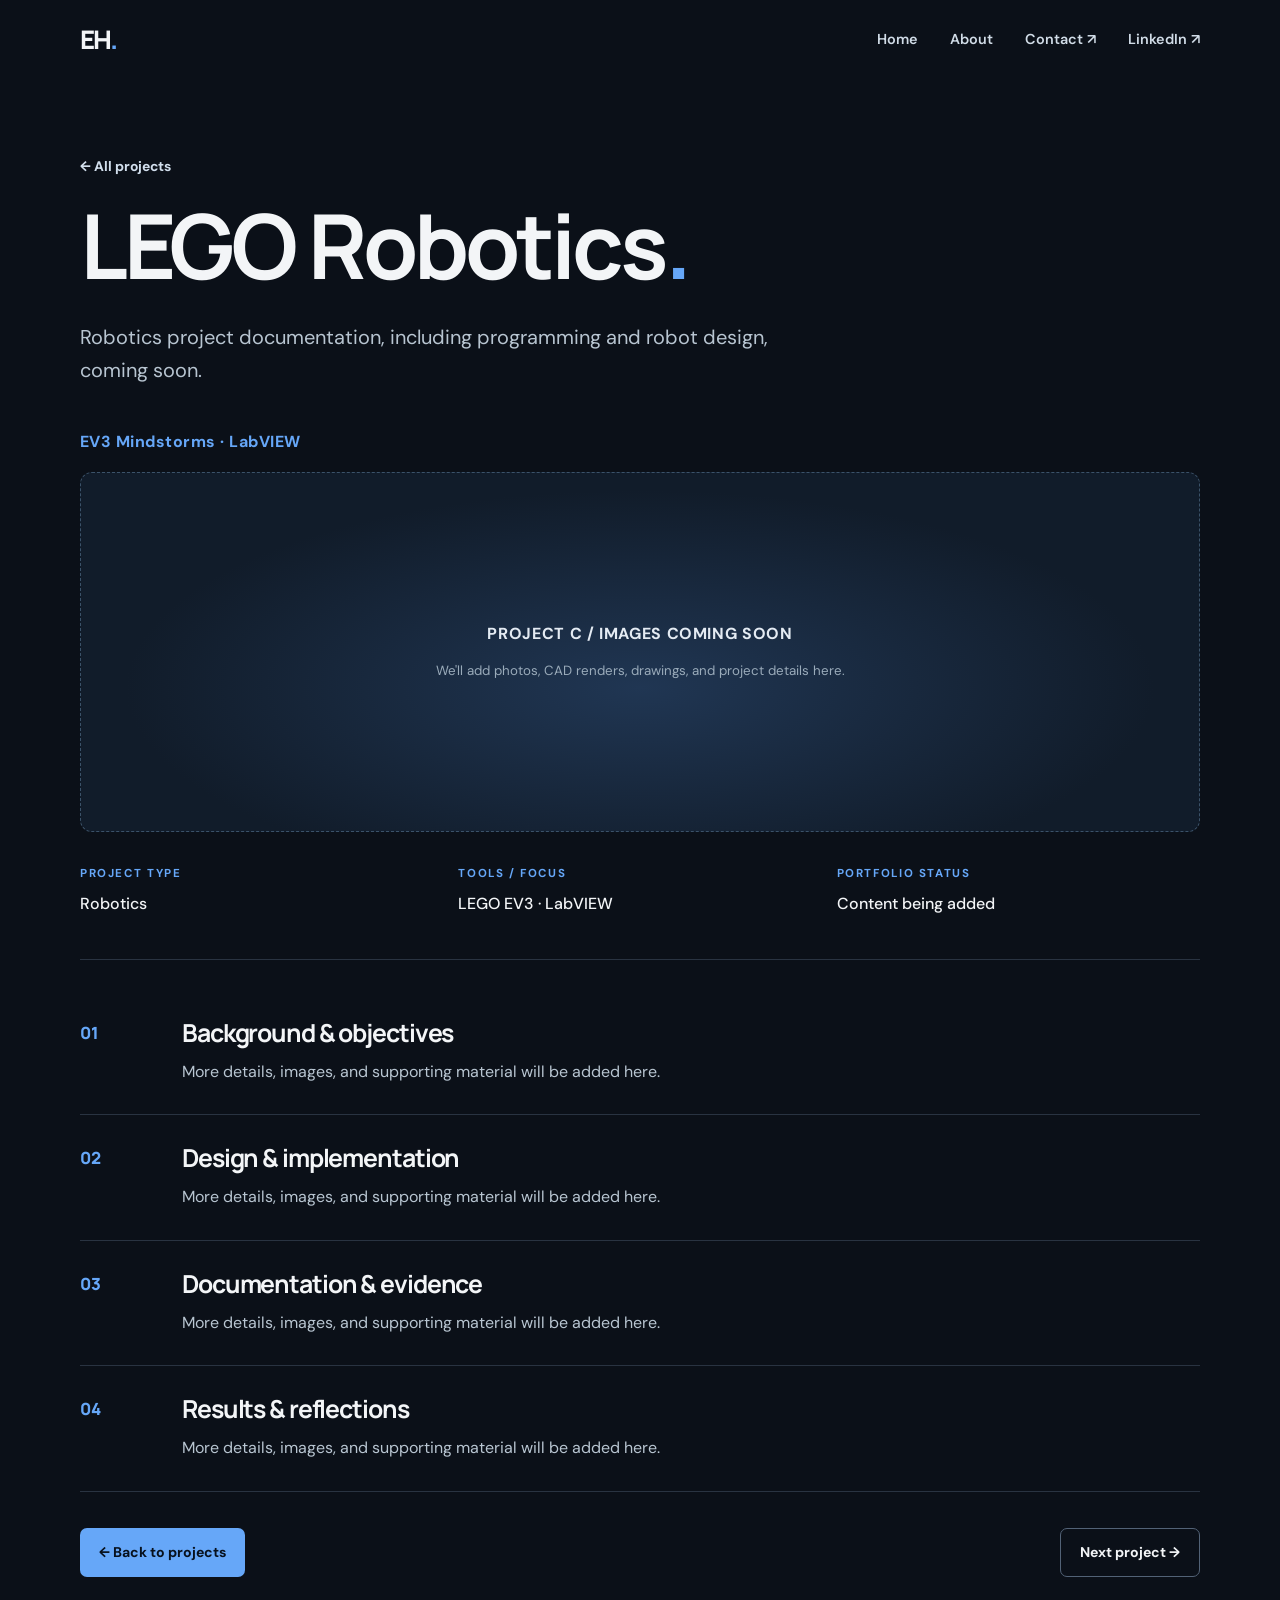
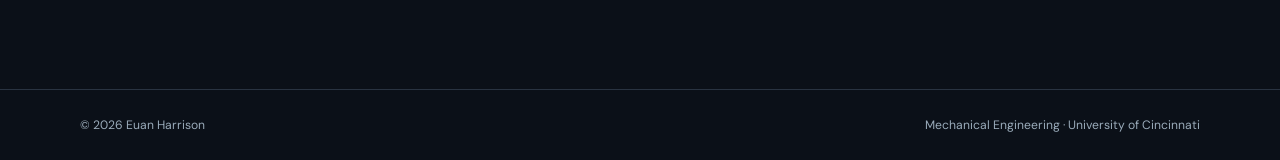
<file: project-c.html>
<!doctype html><html lang="en"><head><meta charset="utf-8"><meta name="viewport" content="width=device-width,initial-scale=1"><meta name="description" content="Mechanical engineering portfolio of Euan Harrison."><title>Mechanical Design | Euan Harrison</title><link rel="stylesheet" href="styles.css"></head><body><header class="topbar"><a class="brand" href="index.html" aria-label="Euan Harrison home">EH<span>.</span></a><nav aria-label="Main navigation"><a href="index.html">Home</a><a href="about.html">About</a><a href="mailto:harri2eu@mail.uc.edu">Contact ↗</a><a href="https://www.linkedin.com/in/euan-harrison-728574384/" target="_blank" rel="noopener noreferrer">LinkedIn ↗</a></nav></header><main><article class="inner-page case-page"><div class="case-top"><a href="index.html" class="back-link">← All projects</a></div><h1>LEGO Robotics<span class="dot">.</span></h1><p class="lead">Robotics project documentation, including programming and robot design, coming soon.</p><p class="case-subtitle">EV3 Mindstorms · LabVIEW</p><div class="image-placeholder"><span>PROJECT C / IMAGES COMING SOON</span><small>We'll add photos, CAD renders, drawings, and project details here.</small></div><div class="case-facts"><div><span>PROJECT TYPE</span><strong>Robotics</strong></div><div><span>TOOLS / FOCUS</span><strong>LEGO EV3 · LabVIEW</strong></div><div><span>PORTFOLIO STATUS</span><strong>Content being added</strong></div></div><div class="case-sections"><section><span class="section-number">01</span><div><h2>Background &amp; objectives</h2><p>More details, images, and supporting material will be added here.</p></div></section><section><span class="section-number">02</span><div><h2>Design &amp; implementation</h2><p>More details, images, and supporting material will be added here.</p></div></section><section><span class="section-number">03</span><div><h2>Documentation &amp; evidence</h2><p>More details, images, and supporting material will be added here.</p></div></section><section><span class="section-number">04</span><div><h2>Results &amp; reflections</h2><p>More details, images, and supporting material will be added here.</p></div></section></div><div class="next-links"><a class="pill" href="index.html">← Back to projects</a><a class="pill secondary" href="project-d.html">Next project →</a></div></article></main><footer><span>© <span id="year">2026</span> Euan Harrison</span><span>Mechanical Engineering · University of Cincinnati</span></footer><script src="script.js"></script></body></html>
</file>
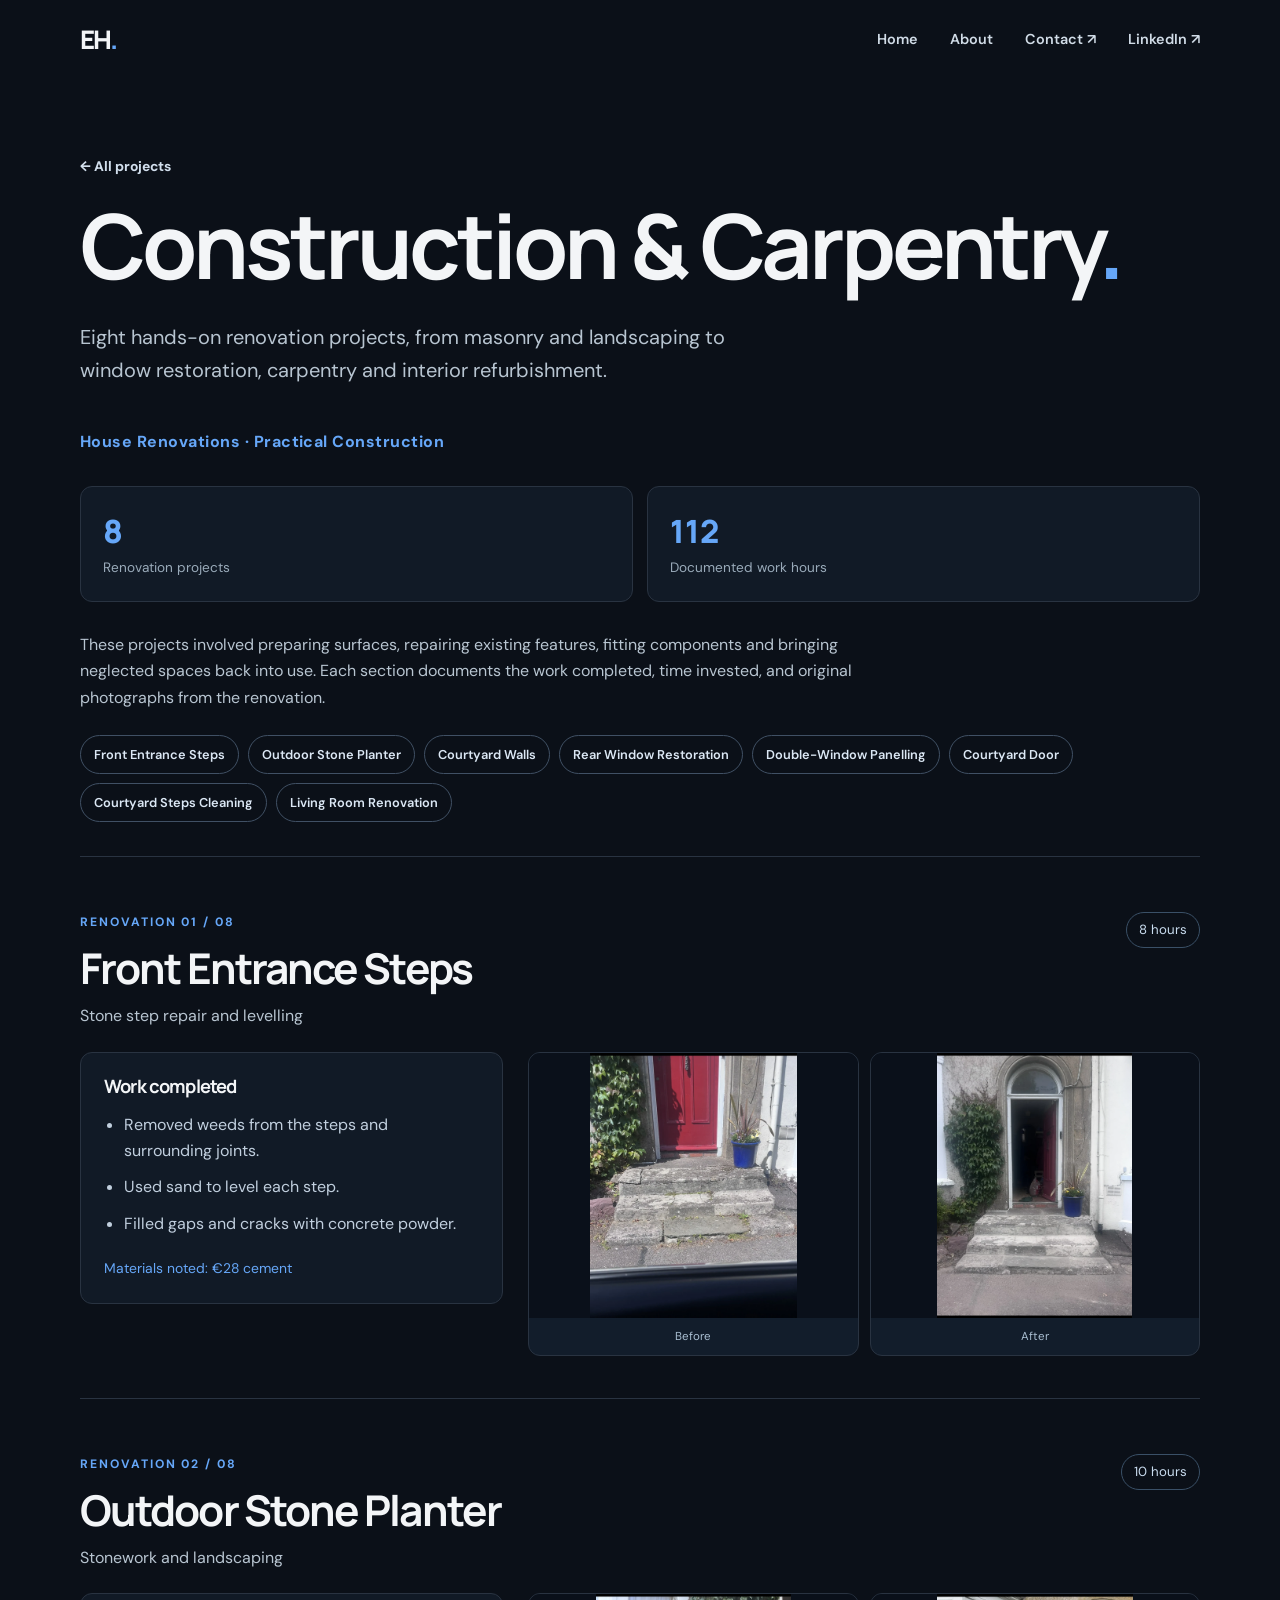
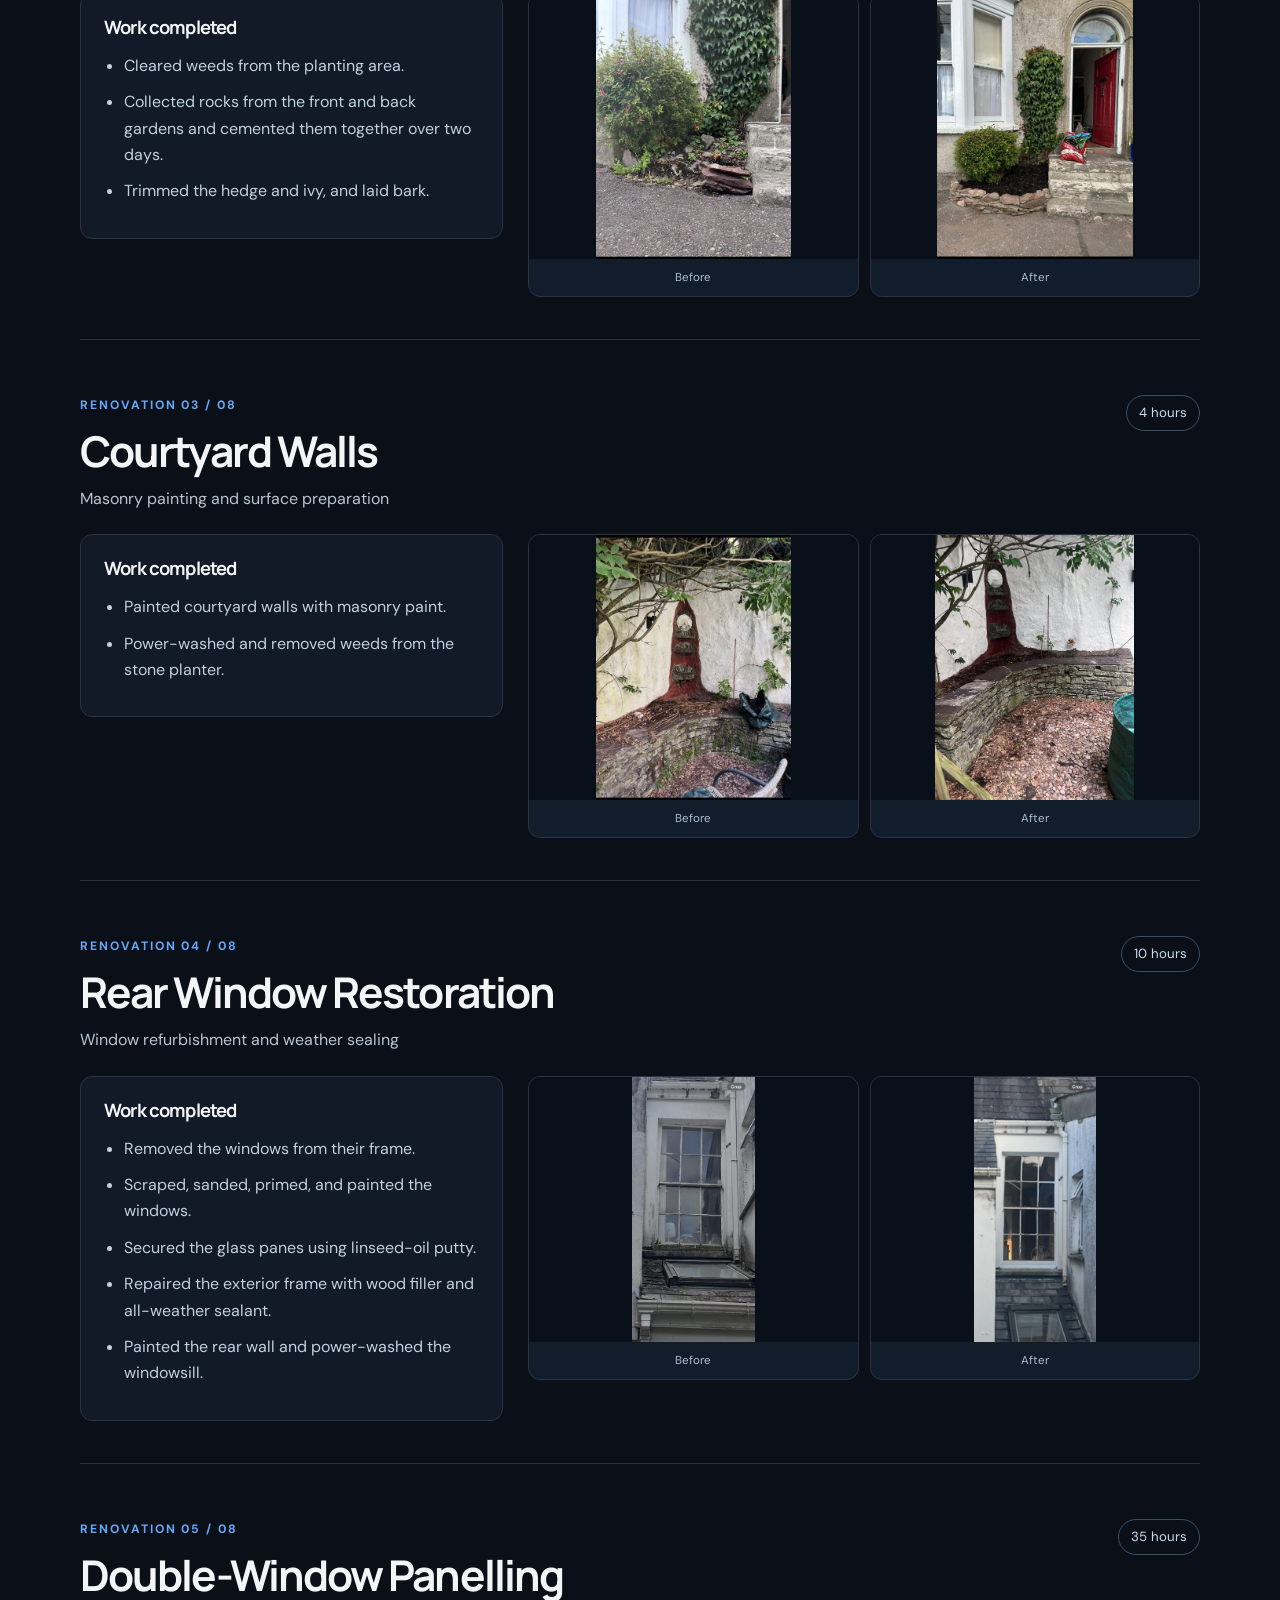
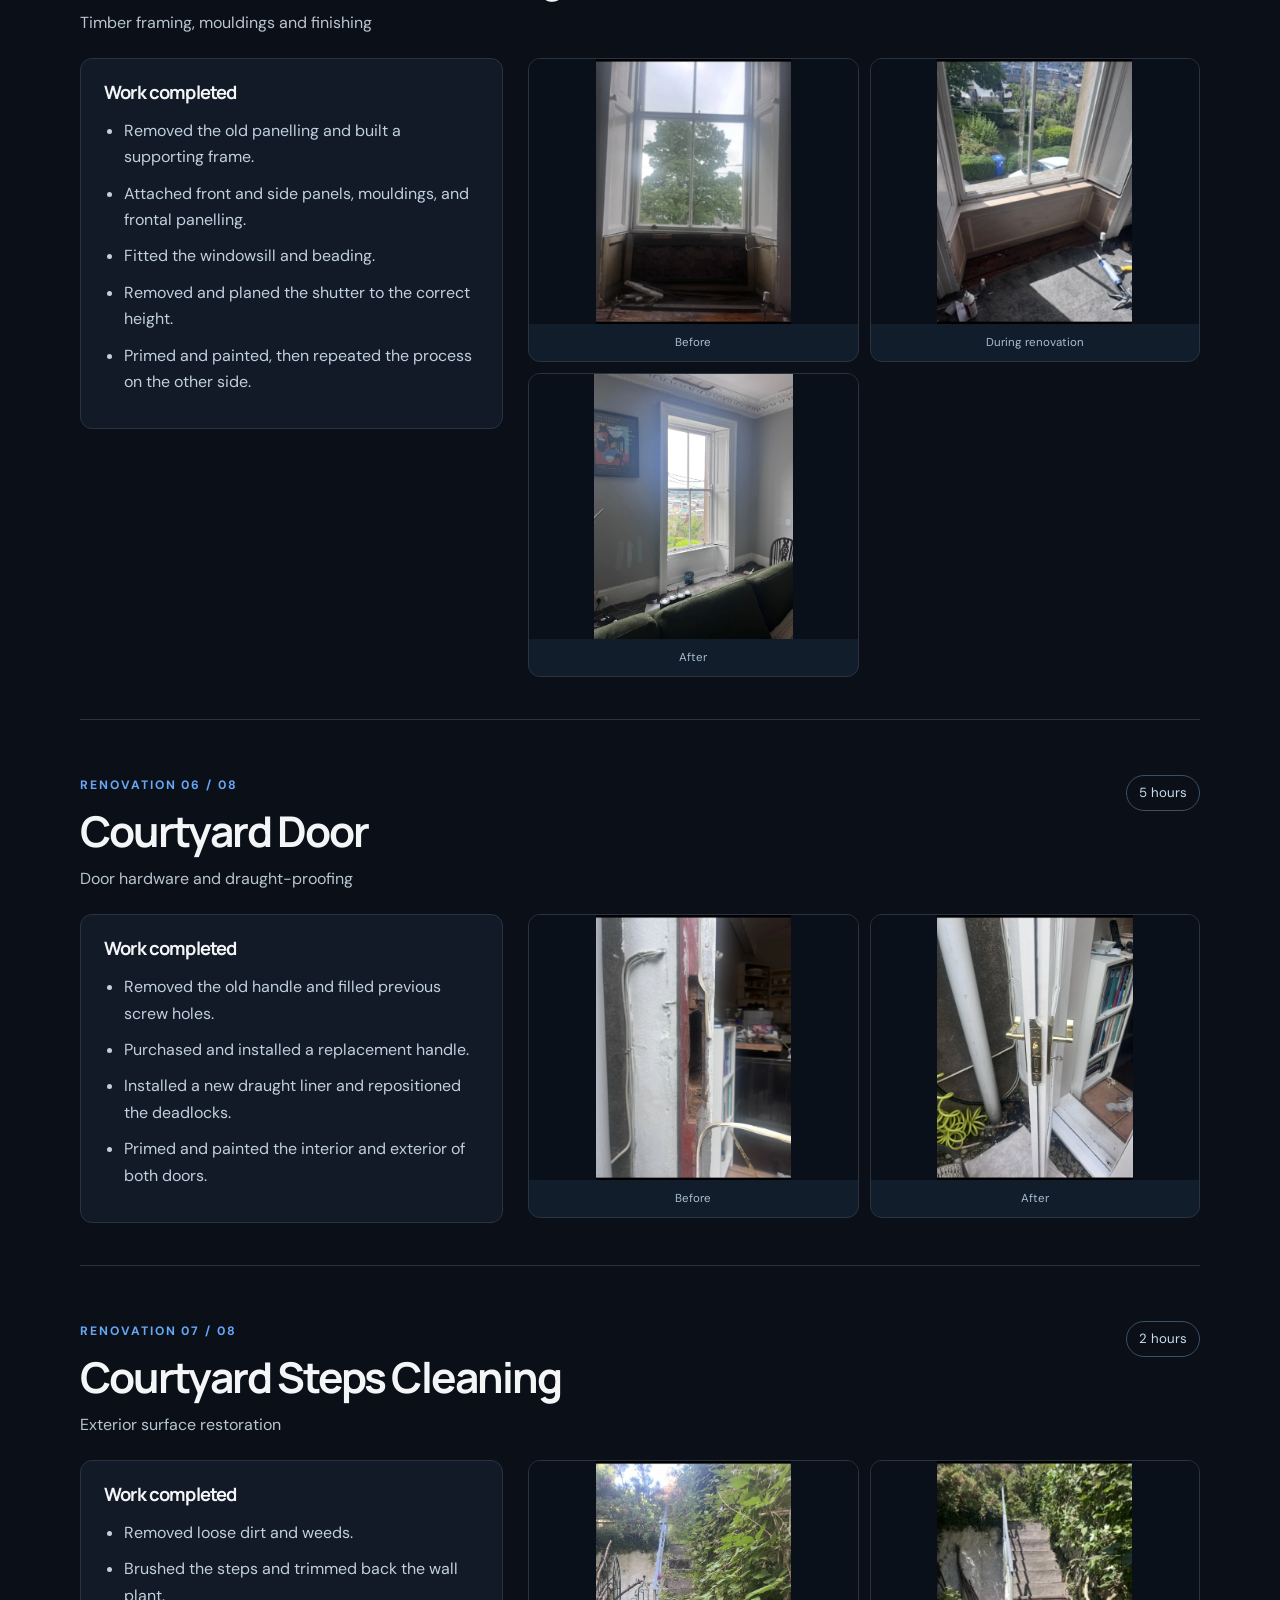
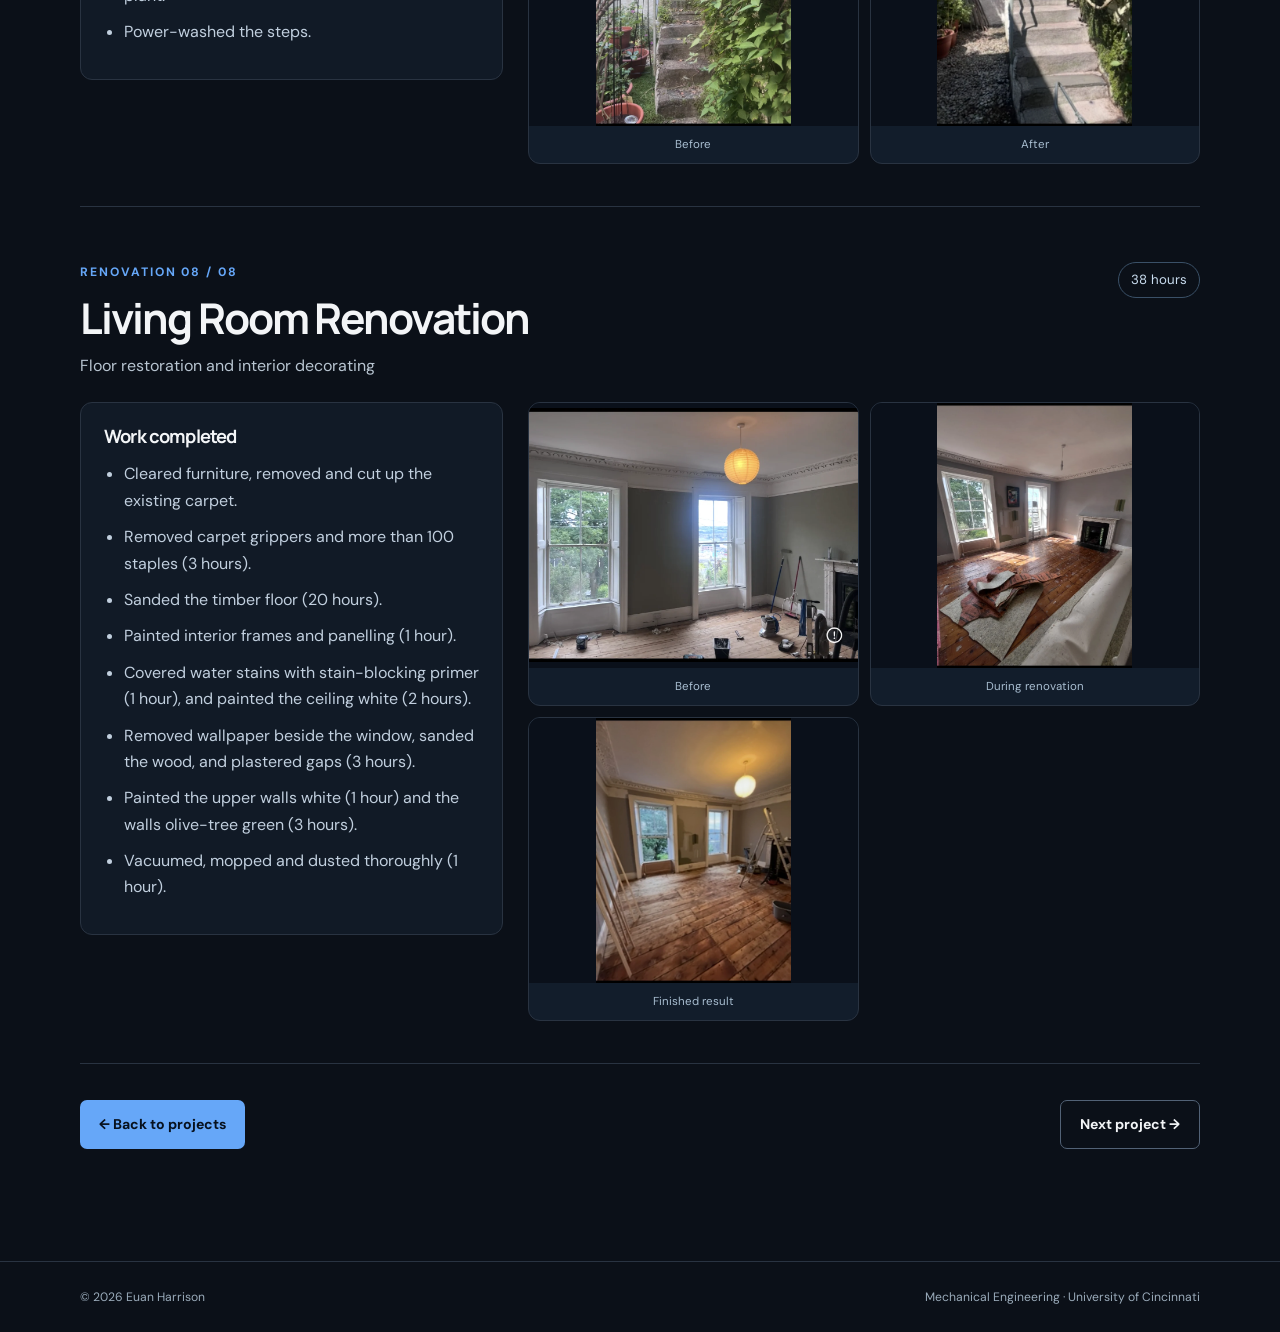
<file: project-d.html>
<!DOCTYPE html>

<html lang="en"><head><meta charset="utf-8"/><meta content="width=device-width,initial-scale=1" name="viewport"/><meta content="Mechanical engineering portfolio of Euan Harrison." name="description"/><title>Construction &amp; Carpentry | Euan Harrison</title><link href="styles.css" rel="stylesheet"/></head><body><header class="topbar"><a aria-label="Euan Harrison home" class="brand" href="index.html">EH<span>.</span></a><nav aria-label="Main navigation"><a href="index.html">Home</a><a href="about.html">About</a><a href="mailto:harri2eu@mail.uc.edu">Contact ↗</a><a href="https://www.linkedin.com/in/euan-harrison-728574384/" rel="noopener noreferrer" target="_blank">LinkedIn ↗</a></nav></header><main><article class="inner-page case-page"><div class="case-top"><a class="back-link" href="index.html">← All projects</a></div><h1>Construction &amp; Carpentry<span class="dot">.</span></h1><p class="lead">Eight hands-on renovation projects, from masonry and landscaping to window restoration, carpentry and interior refurbishment.</p><p class="case-subtitle">House Renovations · Practical Construction</p><div class="renovation-overview"><div><strong>8</strong><span>Renovation projects</span></div><div><strong>112</strong><span>Documented work hours</span></div></div><p class="renovation-intro">These projects involved preparing surfaces, repairing existing features, fitting components and bringing neglected spaces back into use. Each section documents the work completed, time invested, and original photographs from the renovation.</p><nav aria-label="Jump to renovation project" class="renovation-nav"><a href="#renovation-1">Front Entrance Steps</a><a href="#renovation-2">Outdoor Stone Planter</a><a href="#renovation-3">Courtyard Walls</a><a href="#renovation-4">Rear Window Restoration</a><a href="#renovation-5">Double-Window Panelling</a><a href="#renovation-6">Courtyard Door</a><a href="#renovation-7">Courtyard Steps Cleaning</a><a href="#renovation-8">Living Room Renovation</a></nav><section class="renovation-section" id="renovation-1"><div class="renovation-heading"><div><span class="eyebrow">RENOVATION 01 / 08</span><h2>Front Entrance Steps</h2><p>Stone step repair and levelling</p></div><span class="renovation-time">8 hours</span></div><div class="renovation-body"><div class="renovation-description"><h3>Work completed</h3><ul><li>Removed weeds from the steps and surrounding joints.</li><li>Used sand to level each step.</li><li>Filled gaps and cracks with concrete powder.</li></ul><p class="renovation-cost">Materials noted: €28 cement</p></div><div class="renovation-gallery"><figure class="renovation-photo"><img alt="Front Entrance Steps — before photograph" loading="lazy" src="assets/construction/renovation-v9-01-01.webp"/><figcaption>Before</figcaption></figure><figure class="renovation-photo"><img alt="Front Entrance Steps — after photograph" loading="lazy" src="assets/construction/renovation-v9-01-02.webp"/><figcaption>After</figcaption></figure></div></div></section><section class="renovation-section" id="renovation-2"><div class="renovation-heading"><div><span class="eyebrow">RENOVATION 02 / 08</span><h2>Outdoor Stone Planter</h2><p>Stonework and landscaping</p></div><span class="renovation-time">10 hours</span></div><div class="renovation-body"><div class="renovation-description"><h3>Work completed</h3><ul><li>Cleared weeds from the planting area.</li><li>Collected rocks from the front and back gardens and cemented them together over two days.</li><li>Trimmed the hedge and ivy, and laid bark.</li></ul></div><div class="renovation-gallery"><figure class="renovation-photo"><img alt="Outdoor Stone Planter — before photograph" loading="lazy" src="assets/construction/renovation-v9-02-01.webp"/><figcaption>Before</figcaption></figure><figure class="renovation-photo"><img alt="Outdoor Stone Planter — after photograph" loading="lazy" src="assets/construction/renovation-v9-02-02.webp"/><figcaption>After</figcaption></figure></div></div></section><section class="renovation-section" id="renovation-3"><div class="renovation-heading"><div><span class="eyebrow">RENOVATION 03 / 08</span><h2>Courtyard Walls</h2><p>Masonry painting and surface preparation</p></div><span class="renovation-time">4 hours</span></div><div class="renovation-body"><div class="renovation-description"><h3>Work completed</h3><ul><li>Painted courtyard walls with masonry paint.</li><li>Power-washed and removed weeds from the stone planter.</li></ul></div><div class="renovation-gallery"><figure class="renovation-photo"><img alt="Courtyard Walls — before photograph" loading="lazy" src="assets/construction/renovation-v9-03-01.webp"/><figcaption>Before</figcaption></figure><figure class="renovation-photo"><img alt="Courtyard Walls — after photograph" loading="lazy" src="assets/construction/renovation-v9-03-02.webp"/><figcaption>After</figcaption></figure></div></div></section><section class="renovation-section" id="renovation-4"><div class="renovation-heading"><div><span class="eyebrow">RENOVATION 04 / 08</span><h2>Rear Window Restoration</h2><p>Window refurbishment and weather sealing</p></div><span class="renovation-time">10 hours</span></div><div class="renovation-body"><div class="renovation-description"><h3>Work completed</h3><ul><li>Removed the windows from their frame.</li><li>Scraped, sanded, primed, and painted the windows.</li><li>Secured the glass panes using linseed-oil putty.</li><li>Repaired the exterior frame with wood filler and all-weather sealant.</li><li>Painted the rear wall and power-washed the windowsill.</li></ul></div><div class="renovation-gallery"><figure class="renovation-photo"><img alt="Rear Window Restoration — before photograph" loading="lazy" src="assets/construction/renovation-v9-04-01.webp"/><figcaption>Before</figcaption></figure><figure class="renovation-photo"><img alt="Rear Window Restoration — after photograph" loading="lazy" src="assets/construction/renovation-v9-04-02.webp"/><figcaption>After</figcaption></figure></div></div></section><section class="renovation-section" id="renovation-5"><div class="renovation-heading"><div><span class="eyebrow">RENOVATION 05 / 08</span><h2>Double-Window Panelling</h2><p>Timber framing, mouldings and finishing</p></div><span class="renovation-time">35 hours</span></div><div class="renovation-body"><div class="renovation-description"><h3>Work completed</h3><ul><li>Removed the old panelling and built a supporting frame.</li><li>Attached front and side panels, mouldings, and frontal panelling.</li><li>Fitted the windowsill and beading.</li><li>Removed and planed the shutter to the correct height.</li><li>Primed and painted, then repeated the process on the other side.</li></ul></div><div class="renovation-gallery"><figure class="renovation-photo"><img alt="Double-Window Panelling — before photograph" loading="lazy" src="assets/construction/renovation-v9-05-01.webp"/><figcaption>Before</figcaption></figure><figure class="renovation-photo"><img alt="Double-Window Panelling — during renovation photograph" loading="lazy" src="assets/construction/renovation-v9-05-02.webp"/><figcaption>During renovation</figcaption></figure><figure class="renovation-photo"><img alt="Double-Window Panelling — after photograph" loading="lazy" src="assets/construction/renovation-v9-05-03.webp"/><figcaption>After</figcaption></figure></div></div></section><section class="renovation-section" id="renovation-6"><div class="renovation-heading"><div><span class="eyebrow">RENOVATION 06 / 08</span><h2>Courtyard Door</h2><p>Door hardware and draught-proofing</p></div><span class="renovation-time">5 hours</span></div><div class="renovation-body"><div class="renovation-description"><h3>Work completed</h3><ul><li>Removed the old handle and filled previous screw holes.</li><li>Purchased and installed a replacement handle.</li><li>Installed a new draught liner and repositioned the deadlocks.</li><li>Primed and painted the interior and exterior of both doors.</li></ul></div><div class="renovation-gallery"><figure class="renovation-photo"><img alt="Courtyard Door — before photograph" loading="lazy" src="assets/construction/renovation-v9-06-01.webp"/><figcaption>Before</figcaption></figure><figure class="renovation-photo"><img alt="Courtyard Door — after photograph" loading="lazy" src="assets/construction/renovation-v9-06-02.webp"/><figcaption>After</figcaption></figure></div></div></section><section class="renovation-section" id="renovation-7"><div class="renovation-heading"><div><span class="eyebrow">RENOVATION 07 / 08</span><h2>Courtyard Steps Cleaning</h2><p>Exterior surface restoration</p></div><span class="renovation-time">2 hours</span></div><div class="renovation-body"><div class="renovation-description"><h3>Work completed</h3><ul><li>Removed loose dirt and weeds.</li><li>Brushed the steps and trimmed back the wall plant.</li><li>Power-washed the steps.</li></ul></div><div class="renovation-gallery"><figure class="renovation-photo"><img alt="Courtyard Steps Cleaning — before photograph" loading="lazy" src="assets/construction/renovation-v9-07-01.webp"/><figcaption>Before</figcaption></figure><figure class="renovation-photo"><img alt="Courtyard Steps Cleaning — after photograph" loading="lazy" src="assets/construction/renovation-v9-07-02.webp"/><figcaption>After</figcaption></figure></div></div></section><section class="renovation-section" id="renovation-8"><div class="renovation-heading"><div><span class="eyebrow">RENOVATION 08 / 08</span><h2>Living Room Renovation</h2><p>Floor restoration and interior decorating</p></div><span class="renovation-time">38 hours</span></div><div class="renovation-body"><div class="renovation-description"><h3>Work completed</h3><ul><li>Cleared furniture, removed and cut up the existing carpet.</li><li>Removed carpet grippers and more than 100 staples (3 hours).</li><li>Sanded the timber floor (20 hours).</li><li>Painted interior frames and panelling (1 hour).</li><li>Covered water stains with stain-blocking primer (1 hour), and painted the ceiling white (2 hours).</li><li>Removed wallpaper beside the window, sanded the wood, and plastered gaps (3 hours).</li><li>Painted the upper walls white (1 hour) and the walls olive-tree green (3 hours).</li><li>Vacuumed, mopped and dusted thoroughly (1 hour).</li></ul></div><div class="renovation-gallery"><figure class="renovation-photo"><img alt="Living Room Renovation — before photograph" loading="lazy" src="assets/construction/renovation-v9-08-01.webp"/><figcaption>Before</figcaption></figure><figure class="renovation-photo"><img alt="Living Room Renovation — during renovation photograph" loading="lazy" src="assets/construction/renovation-v9-08-02.webp"/><figcaption>During renovation</figcaption></figure><figure class="renovation-photo"><img alt="Living Room Renovation — finished result photograph" loading="lazy" src="assets/construction/renovation-v9-08-03.webp"/><figcaption>Finished result</figcaption></figure></div></div></section><div class="next-links"><a class="pill" href="index.html">← Back to projects</a><a class="pill secondary" href="project-e.html">Next project →</a></div></article></main><footer><span>© <span id="year">2026</span> Euan Harrison</span><span>Mechanical Engineering · University of Cincinnati</span></footer><script src="script.js"></script></body></html>
</file>
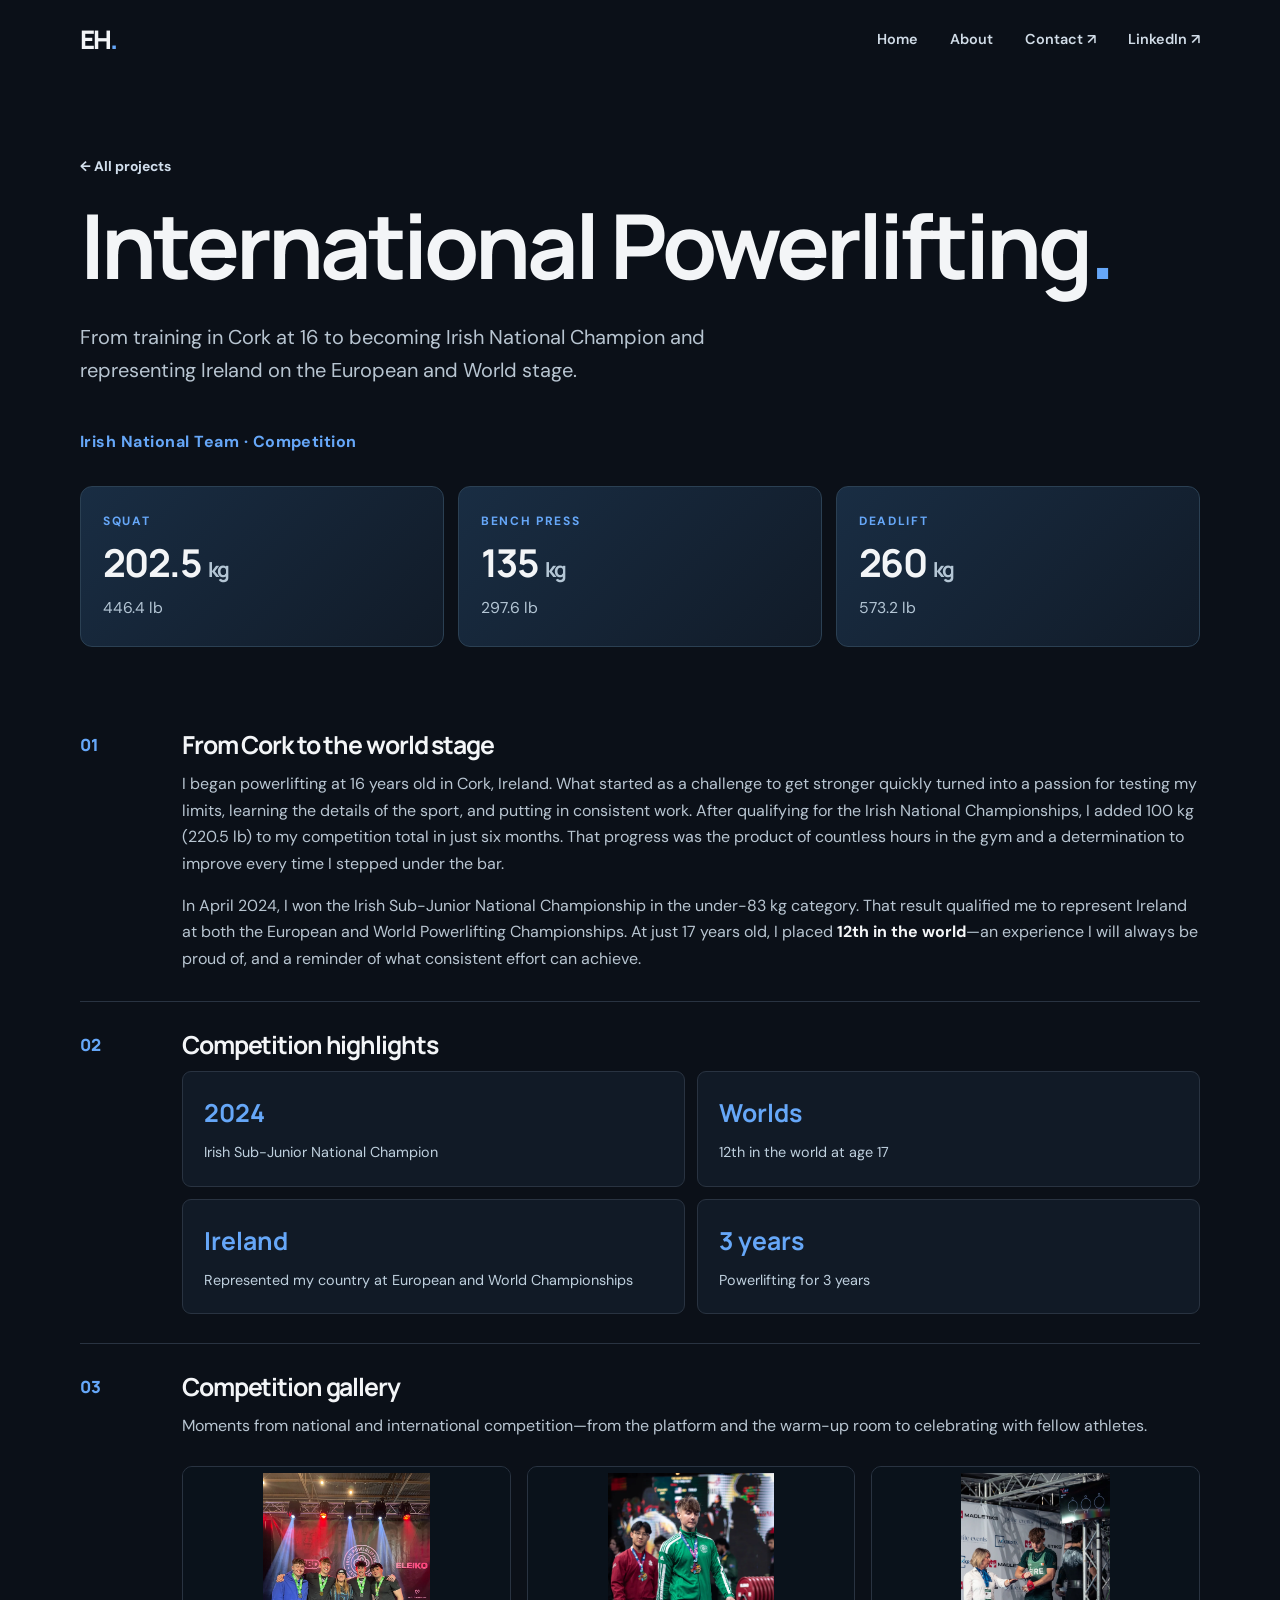
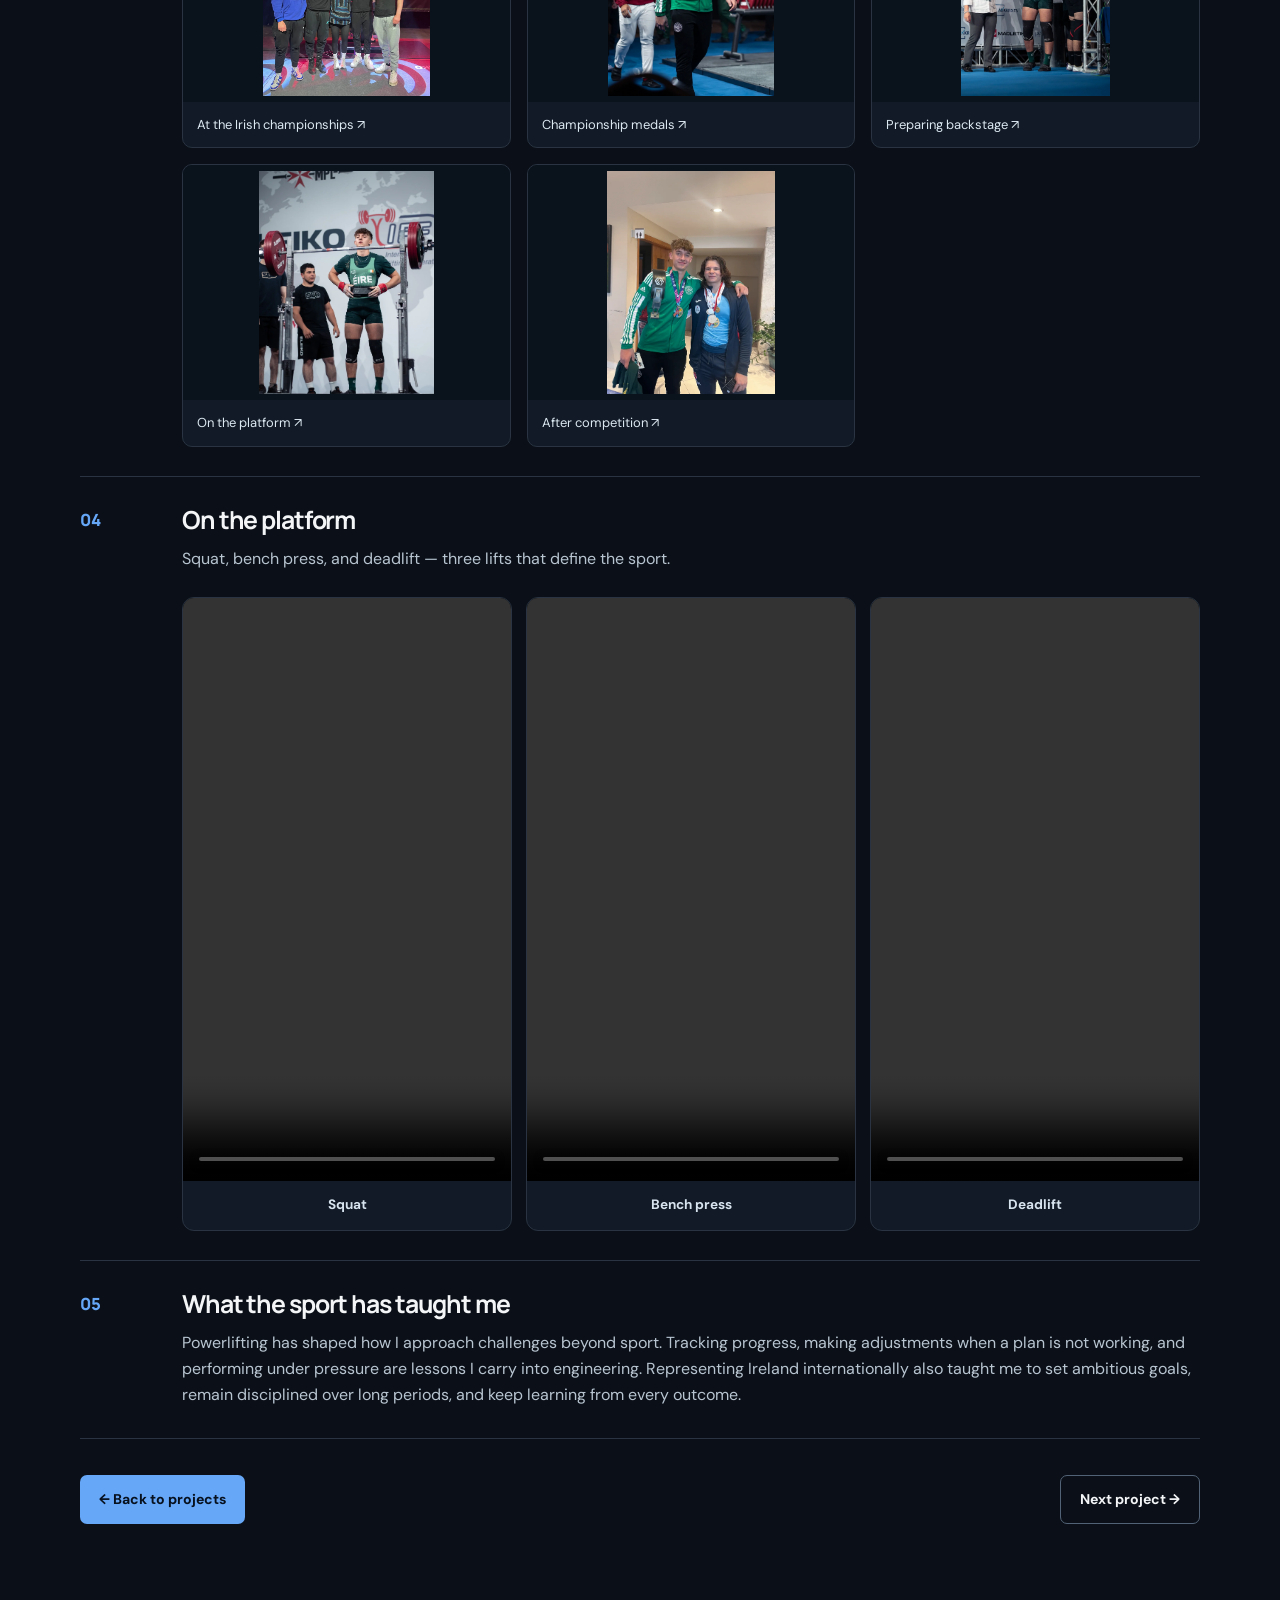
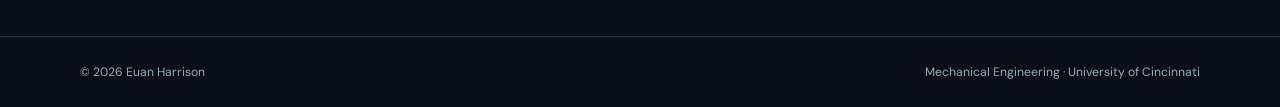
<file: project-e.html>
<!doctype html><html lang="en"><head><meta charset="utf-8"><meta name="viewport" content="width=device-width,initial-scale=1"><meta name="description" content="Mechanical engineering portfolio of Euan Harrison."><title>International Powerlifting | Euan Harrison</title><link rel="stylesheet" href="styles.css"></head><body><header class="topbar"><a class="brand" href="index.html" aria-label="Euan Harrison home">EH<span>.</span></a><nav aria-label="Main navigation"><a href="index.html">Home</a><a href="about.html">About</a><a href="mailto:harri2eu@mail.uc.edu">Contact ↗</a><a href="https://www.linkedin.com/in/euan-harrison-728574384/" target="_blank" rel="noopener noreferrer">LinkedIn ↗</a></nav></header><main><article class="inner-page case-page"><div class="case-top"><a href="index.html" class="back-link">← All projects</a></div><h1>International Powerlifting<span class="dot">.</span></h1><p class="lead">From training in Cork at 16 to becoming Irish National Champion and representing Ireland on the European and World stage.</p><p class="case-subtitle">Irish National Team · Competition</p>
<div class="lift-stats" aria-label="Best lifts"><div><span>SQUAT</span><strong>202.5 <small>kg</small></strong><em>446.4 lb</em></div><div><span>BENCH PRESS</span><strong>135 <small>kg</small></strong><em>297.6 lb</em></div><div><span>DEADLIFT</span><strong>260 <small>kg</small></strong><em>573.2 lb</em></div></div>
<div class="case-sections"><section><span class="section-number">01</span><div><h2>From Cork to the world stage</h2><p>I began powerlifting at 16 years old in Cork, Ireland. What started as a challenge to get stronger quickly turned into a passion for testing my limits, learning the details of the sport, and putting in consistent work. After qualifying for the Irish National Championships, I added 100 kg (220.5 lb) to my competition total in just six months. That progress was the product of countless hours in the gym and a determination to improve every time I stepped under the bar.</p><p>In April 2024, I won the Irish Sub-Junior National Championship in the under-83 kg category. That result qualified me to represent Ireland at both the European and World Powerlifting Championships. At just 17 years old, I placed <strong>12th in the world</strong>—an experience I will always be proud of, and a reminder of what consistent effort can achieve.</p></div></section><section><span class="section-number">02</span><div><h2>Competition highlights</h2><div class="highlight-grid"><div><b>2024</b><span>Irish Sub-Junior National Champion</span></div><div><b>Worlds</b><span>12th in the world at age 17</span></div><div><b>Ireland</b><span>Represented my country at European and World Championships</span></div><div><b>3 years</b><span>Powerlifting for 3 years</span></div></div></div></section><section><span class="section-number">03</span><div><h2>Competition gallery</h2><p>Moments from national and international competition—from the platform and the warm-up room to celebrating with fellow athletes.</p><div class="power-gallery"><a href="assets/powerlifting/photo-1.webp" target="_blank" rel="noopener" class="gallery-photo"><img src="assets/powerlifting/photo-1.webp" loading="lazy" alt="Powerlifting photograph: At the Irish championships"><span>At the Irish championships ↗</span></a><a href="assets/powerlifting/photo-3.webp" target="_blank" rel="noopener" class="gallery-photo"><img src="assets/powerlifting/photo-3.webp" loading="lazy" alt="Powerlifting photograph: Championship medals"><span>Championship medals ↗</span></a><a href="assets/powerlifting/photo-4.webp" target="_blank" rel="noopener" class="gallery-photo"><img src="assets/powerlifting/photo-4.webp" loading="lazy" alt="Powerlifting photograph: Preparing backstage"><span>Preparing backstage ↗</span></a><a href="assets/powerlifting/photo-5.webp" target="_blank" rel="noopener" class="gallery-photo"><img src="assets/powerlifting/photo-5.webp" loading="lazy" alt="Powerlifting photograph: On the platform"><span>On the platform ↗</span></a><a href="assets/powerlifting/photo-6.webp" target="_blank" rel="noopener" class="gallery-photo"><img src="assets/powerlifting/photo-6.webp" loading="lazy" alt="Powerlifting photograph: After competition"><span>After competition ↗</span></a></div></div></section><section><span class="section-number">04</span><div><h2>On the platform</h2><p>Squat, bench press, and deadlift — three lifts that define the sport.</p><div class="video-grid"><figure class="video-card"><div class="video-frame"><video controls preload="metadata" playsinline aria-label="Squat lifting video"><source src="assets/powerlifting/lift-3.mp4" type="video/mp4">Your browser does not support HTML5 video.</video></div><figcaption><strong>Squat</strong></figcaption></figure><figure class="video-card"><div class="video-frame"><video controls preload="metadata" playsinline aria-label="Bench press lifting video"><source src="assets/powerlifting/lift-2.mp4" type="video/mp4">Your browser does not support HTML5 video.</video></div><figcaption><strong>Bench press</strong></figcaption></figure><figure class="video-card"><div class="video-frame"><video controls preload="metadata" playsinline aria-label="Deadlift lifting video"><source src="assets/powerlifting/lift-1.mp4" type="video/mp4">Your browser does not support HTML5 video.</video></div><figcaption><strong>Deadlift</strong></figcaption></figure></div></div></section><section><span class="section-number">05</span><div><h2>What the sport has taught me</h2><p>Powerlifting has shaped how I approach challenges beyond sport. Tracking progress, making adjustments when a plan is not working, and performing under pressure are lessons I carry into engineering. Representing Ireland internationally also taught me to set ambitious goals, remain disciplined over long periods, and keep learning from every outcome.</p></div></section></div><div class="next-links"><a class="pill" href="index.html">← Back to projects</a><a class="pill secondary" href="project-a.html">Next project →</a></div></article></main><footer><span>© <span id="year">2026</span> Euan Harrison</span><span>Mechanical Engineering · University of Cincinnati</span></footer><script src="script.js"></script></body></html>
</file>
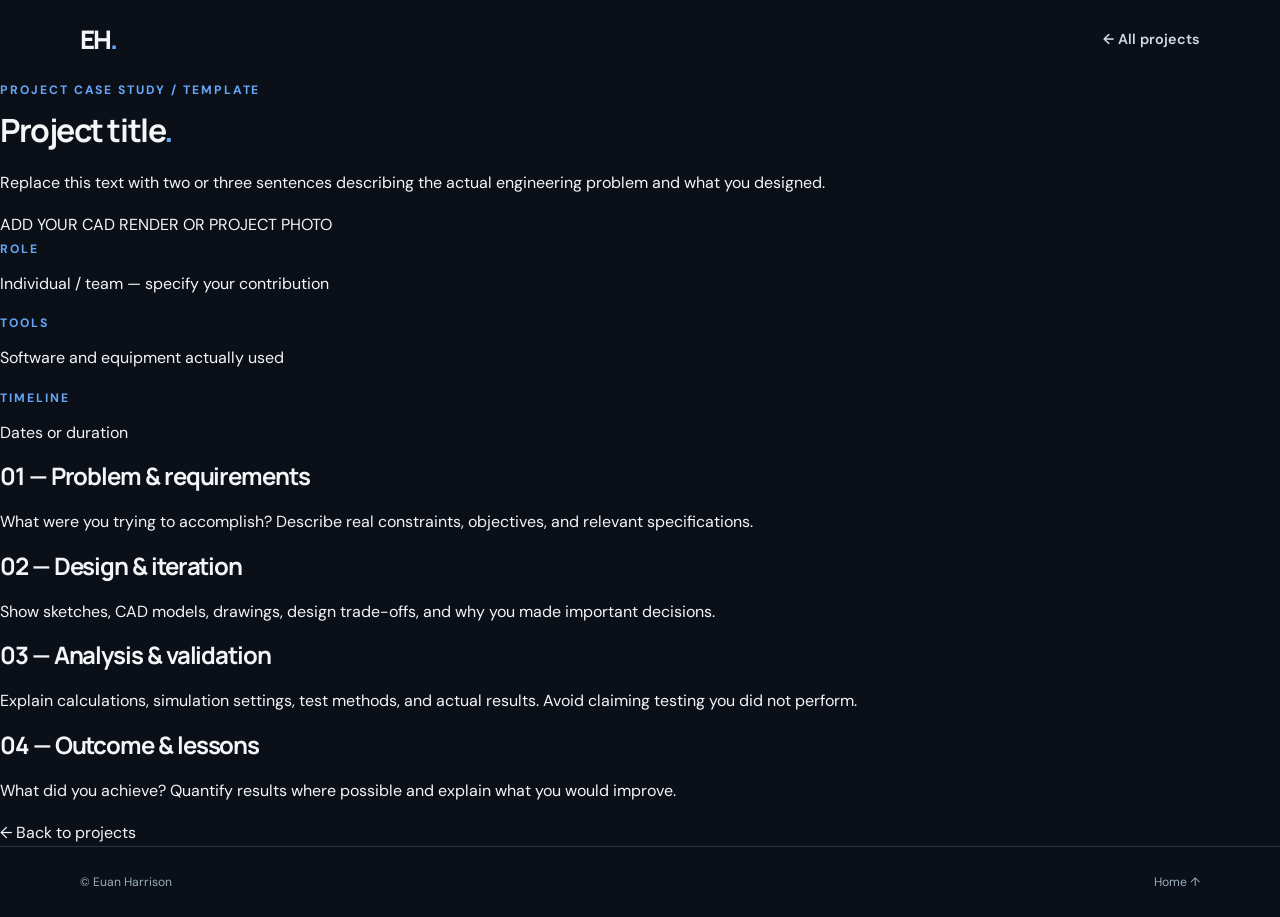
<file: project.html>
<!DOCTYPE html><html lang="en"><head><meta charset="UTF-8"><meta name="viewport" content="width=device-width, initial-scale=1"><title>Project Case Study | Euan Harrison</title><link rel="stylesheet" href="styles.css"></head><body><header class="topbar"><a class="brand" href="index.html">EH<span>.</span></a><nav><a href="index.html#projects">← All projects</a></nav></header><main class="case"><p class="eyebrow">PROJECT CASE STUDY / TEMPLATE</p><h1>Project title<span class="dot">.</span></h1><p class="intro">Replace this text with two or three sentences describing the actual engineering problem and what you designed.</p><div class="project-visual visual-one case-hero">ADD YOUR CAD RENDER OR PROJECT PHOTO</div><div class="case-grid"><div><p class="eyebrow">ROLE</p><p>Individual / team — specify your contribution</p></div><div><p class="eyebrow">TOOLS</p><p>Software and equipment actually used</p></div><div><p class="eyebrow">TIMELINE</p><p>Dates or duration</p></div></div><section><h2>01 — Problem & requirements</h2><p>What were you trying to accomplish? Describe real constraints, objectives, and relevant specifications.</p></section><section><h2>02 — Design & iteration</h2><p>Show sketches, CAD models, drawings, design trade-offs, and why you made important decisions.</p></section><section><h2>03 — Analysis & validation</h2><p>Explain calculations, simulation settings, test methods, and actual results. Avoid claiming testing you did not perform.</p></section><section><h2>04 — Outcome & lessons</h2><p>What did you achieve? Quantify results where possible and explain what you would improve.</p></section><a class="button" href="index.html#projects">← Back to projects</a></main><footer><span>© Euan Harrison</span><a href="index.html">Home ↑</a></footer></body></html>
</file>
<file: styles.css>
@import url('https://fonts.googleapis.com/css2?family=DM+Sans:wght@400;500;600;700&family=Manrope:wght@400;500;600;700;800&display=swap');
:root{--bg:#0b1018;--panel:#111a26;--line:#293341;--text:#f3f5f7;--muted:#9aabba;--accent:#66a7f8;--max:1120px}*{box-sizing:border-box}html{scroll-behavior:smooth}body{margin:0;background:var(--bg);color:var(--text);font-family:'DM Sans',Arial,sans-serif;line-height:1.65}a{color:inherit;text-decoration:none}a:focus-visible{outline:3px solid var(--accent);outline-offset:5px}h1,h2,h3,p{margin-top:0}h1,h2,h3{font-family:Manrope,Arial,sans-serif;letter-spacing:-.045em;line-height:1.13}.dot{color:var(--accent)}.eyebrow{color:var(--accent);font-size:.76rem;font-weight:700;letter-spacing:.16em}.topbar{height:80px;max-width:calc(var(--max) + 64px);padding:0 32px;margin:auto;display:flex;align-items:center;justify-content:space-between}.brand{font-family:Manrope,sans-serif;font-size:1.6rem;font-weight:800;letter-spacing:-.08em}.brand span{color:var(--accent)}nav{display:flex;gap:32px}nav a{font-size:.9rem;font-weight:600;color:#d1dce7;transition:color .2s}nav a:hover,.back-link:hover{color:var(--accent)}main{min-height:calc(100vh - 164px)}.home-hero{text-align:center;max-width:850px;padding:72px 24px 98px;margin:auto}.portrait-wrap{width:220px;height:220px;border-radius:50%;margin:0 auto 38px;padding:6px;background:linear-gradient(135deg,#456b9e,#17293f 55%,#466687);box-shadow:0 22px 55px #0007}.portrait{display:block;width:100%;height:100%;object-fit:cover;object-position:50% 27%;border-radius:50%}.home-hero h1{font-size:clamp(3.2rem,7.8vw,6.5rem);margin:13px 0}.tagline{font-size:1.08rem;color:var(--muted);margin:20px 0 30px}.hero-actions,.link-row,.next-links{display:flex;gap:12px;flex-wrap:wrap;justify-content:center}.pill{display:inline-flex;align-items:center;justify-content:center;gap:18px;background:var(--accent);color:#07111e;border-radius:7px;padding:12px 19px;font-size:.88rem;font-weight:700;transition:transform .2s,background .2s}.pill:hover{transform:translateY(-2px);background:#8cbbfa}.pill.secondary{border:1px solid #526276;background:transparent;color:var(--text)}.pill.secondary:hover{border-color:var(--accent)}.projects{max-width:calc(var(--max) + 64px);margin:0 auto;padding:0 32px 104px}.section-header{display:flex;justify-content:space-between;align-items:end;gap:30px;margin-bottom:30px}.section-header h2{font-size:clamp(2.7rem,5vw,4.25rem);margin:0}.section-header>p{color:var(--muted);max-width:390px;font-size:.94rem;margin:0 0 6px}.project-grid{display:grid;grid-template-columns:repeat(2,minmax(0,1fr));gap:18px}.project-tile{min-height:280px;padding:28px;background:linear-gradient(145deg,#19283a,#111a26 65%);border:1px solid var(--line);display:flex;flex-direction:column;justify-content:space-between;border-radius:12px;transition:border-color .25s,transform .25s,background .25s}.project-tile:hover{transform:translateY(-4px);border-color:var(--accent);background:linear-gradient(145deg,#203957,#131e2b)}.tile-upper{display:flex;justify-content:space-between;align-items:center}.project-index,.tile-kicker{font-size:.72rem;font-weight:700;letter-spacing:.14em;color:var(--muted)}.tile-arrow{font-size:1.65rem;color:var(--accent)}.tile-lower h3{font-size:2.45rem;margin:10px 0 16px}.tile-cta{font-size:.86rem;color:var(--accent);font-weight:700}footer{border-top:1px solid var(--line);padding:25px max(32px,calc((100vw - var(--max))/2));display:flex;justify-content:space-between;gap:20px;color:var(--muted);font-size:.76rem}.inner-page{max-width:calc(var(--max) + 64px);margin:0 auto;padding:75px 32px 112px}.inner-page h1{font-size:clamp(3.2rem,7vw,5.7rem);margin:16px 0 26px}.lead{font-size:1.25rem;color:#dce5ed;max-width:700px}.inner-page p:not(.eyebrow){color:#b8c5d1}.about-layout{display:grid;grid-template-columns:1.3fr .7fr;gap:75px;align-items:center}.about-layout p{max-width:640px}.about-layout .link-row{justify-content:flex-start;margin-top:30px}.about-image{width:100%;max-height:500px;object-fit:cover;object-position:center 21%;border-radius:13px;border:1px solid var(--line)}.case-top{display:flex;align-items:center;justify-content:space-between;gap:25px}.back-link{font-size:.87rem;font-weight:700;color:#d2dfed}.case-top .eyebrow{margin:0}.case-page>.lead{margin-bottom:42px}.image-placeholder{height:360px;border:1px dashed #3b5269;border-radius:12px;background:radial-gradient(ellipse at 50% 60%,#203653,#111c2a 65%);display:flex;flex-direction:column;gap:13px;align-items:center;justify-content:center;text-align:center;padding:25px;color:#e4ebf3;font-weight:700;letter-spacing:.04em}.image-placeholder small{font-weight:400;color:var(--muted);letter-spacing:0}.case-facts{display:grid;grid-template-columns:repeat(3,1fr);border-bottom:1px solid var(--line);gap:15px;padding:32px 0 42px;margin-bottom:30px}.case-facts div{display:flex;flex-direction:column;gap:8px}.case-facts span{color:var(--accent);font-size:.72rem;letter-spacing:.14em;font-weight:700}.case-facts strong{font-weight:500}.case-sections section{display:grid;grid-template-columns:80px 1fr;gap:22px;padding:29px 0;border-bottom:1px solid var(--line)}.section-number{color:var(--accent);font-family:Manrope;font-size:1.05rem;font-weight:800}.case-sections h2{font-size:1.55rem;margin-bottom:12px}.case-sections p{margin-bottom:0}.next-links{justify-content:space-between;margin-top:36px}@media(max-width:760px){.topbar{height:70px;padding:0 22px}nav{gap:20px}.home-hero{padding:56px 18px 77px}.portrait-wrap{width:184px;height:184px}.projects{padding:0 20px 75px}.section-header{display:block}.section-header>p{margin-top:18px}.project-grid{grid-template-columns:1fr}.project-tile{min-height:230px}.inner-page{padding:48px 22px 80px}.about-layout{grid-template-columns:1fr;gap:30px}.about-image{max-height:440px;width:min(100%,390px)}footer{padding:22px;display:block}footer span{display:block;margin:6px 0}.case-facts{grid-template-columns:1fr;gap:23px}.image-placeholder{height:270px}.case-top{align-items:flex-start}.case-top .eyebrow{text-align:right}.case-sections section{grid-template-columns:40px 1fr;gap:10px}}@media(prefers-reduced-motion:reduce){html{scroll-behavior:auto}*{transition:none!important}}

/* Portfolio version 3 additions */
.tile-lower h3{font-size:clamp(1.6rem,2.5vw,2.2rem);margin-bottom:9px}.tile-description{color:var(--muted);font-size:.9rem;margin:0 0 22px}.case-subtitle{color:var(--accent)!important;font-weight:700;letter-spacing:.03em}.about-extras{display:grid;grid-template-columns:1fr 1fr;gap:20px;margin-top:70px}.info-panel{border:1px solid var(--line);border-radius:13px;background:var(--panel);padding:28px}.info-panel h2{font-size:1.8rem}.info-panel strong{color:var(--text)}.skill-list{display:flex;flex-wrap:wrap;gap:10px;margin-top:24px}.skill-list span{border:1px solid #4a5c70;border-radius:40px;padding:6px 13px;font-size:.84rem;color:#e2ebf5}@media(max-width:760px){.about-extras{grid-template-columns:1fr;margin-top:40px}.topbar{height:auto;min-height:70px;gap:15px}nav{flex-wrap:wrap;justify-content:flex-end;gap:10px 16px}nav a{font-size:.8rem}}
/* Powerlifting portfolio */
.power-hero{margin:0 0 24px;position:relative;overflow:hidden;border:1px solid var(--line);border-radius:15px;background:#101926}.power-hero img{display:block;width:100%;height:min(66vw,540px);object-fit:cover;object-position:center 37%}.power-hero figcaption{position:absolute;bottom:0;left:0;right:0;padding:38px 22px 15px;background:linear-gradient(transparent,#08111de5);font-size:.84rem;color:#f4f7fa}.lift-stats{display:grid;grid-template-columns:repeat(3,minmax(0,1fr));gap:14px;margin:30px 0 55px}.lift-stats>div{padding:25px 22px;border:1px solid #2b4053;border-radius:12px;background:linear-gradient(135deg,#192d43,#111b28);display:flex;flex-direction:column;gap:9px}.lift-stats span{color:var(--accent);font-size:.75rem;letter-spacing:.14em;font-weight:700}.lift-stats strong{font-family:Manrope,Arial,sans-serif;font-size:clamp(1.7rem,3vw,2.5rem);letter-spacing:-.04em;line-height:1.2}.lift-stats small{font-size:.54em;color:#b4c6d5}.lift-stats em{font-size:.98rem;color:#b4c6d5;font-style:normal}.case-sections section p+p{margin-top:16px}.case-sections section p strong{color:var(--text)}.highlight-grid{display:grid;grid-template-columns:repeat(2,minmax(0,1fr));gap:12px}.highlight-grid>div{background:var(--panel);border:1px solid var(--line);border-radius:9px;padding:21px;display:flex;flex-direction:column;gap:7px}.highlight-grid b{font-family:Manrope,sans-serif;font-size:1.55rem;color:var(--accent)}.highlight-grid span{color:#bfd0de;font-size:.9rem}.power-gallery{display:grid;grid-template-columns:repeat(3,minmax(0,1fr));gap:14px;margin-top:26px}.gallery-photo{display:block;background:var(--panel);border:1px solid var(--line);border-radius:10px;overflow:hidden;transition:transform .2s,border-color .2s}.gallery-photo:hover{transform:translateY(-3px);border-color:var(--accent)}.gallery-photo img{display:block;width:100%;height:270px;object-fit:cover}.gallery-photo span{display:block;font-size:.81rem;padding:12px 14px;color:#dbe7f1}.video-grid{display:grid;grid-template-columns:repeat(2,minmax(0,1fr));gap:17px;margin-top:25px}.video-card{border:1px solid var(--line);margin:0;background:var(--panel);border-radius:12px;overflow:hidden}.video-card video{display:block;width:100%;aspect-ratio:16/9;object-fit:contain;background:#05090e}.video-card figcaption{padding:12px 17px;color:#d7e3ee;font-size:.85rem}@media(max-width:800px){.power-gallery{grid-template-columns:repeat(2,minmax(0,1fr))}.gallery-photo img{height:210px}.lift-stats{gap:8px}.lift-stats>div{padding:17px 12px}}@media(max-width:560px){.power-gallery,.video-grid{grid-template-columns:1fr}.gallery-photo img{height:300px}.lift-stats{grid-template-columns:1fr}.power-hero img{height:370px}}

/* Version 5: proportioned photos and portrait lifting videos */
.power-hero{width:min(100%,760px);margin:0 auto 30px;display:flex;flex-direction:column;align-items:center;padding:18px;background:#121b29}
.power-hero img{width:100%;height:auto;max-height:520px;object-fit:contain;object-position:center;border-radius:8px}
.power-hero figcaption{position:static;padding:12px 6px 2px;background:none;text-align:center}
.power-gallery{grid-template-columns:repeat(3,minmax(0,1fr));gap:16px}
.gallery-photo{display:flex;flex-direction:column;min-width:0}
.gallery-photo img{height:235px;width:100%;object-fit:contain;object-position:center;background:#0a121b;padding:6px}
.gallery-photo span{margin-top:auto}
.video-grid{grid-template-columns:repeat(3,minmax(0,1fr));gap:14px;align-items:start}
.video-card{min-width:0}
.video-frame{width:100%;aspect-ratio:9/16;overflow:hidden;background:#070b11}
.video-card video{display:block;width:100%;height:100%;aspect-ratio:9/16;object-fit:cover;background:#070b11}
.video-card figcaption{text-align:center;padding:13px 10px}
@media(max-width:800px){.power-gallery{grid-template-columns:repeat(2,minmax(0,1fr))}.gallery-photo img{height:220px}.video-grid{gap:8px}.video-card figcaption{font-size:.78rem;padding:10px 4px}}
@media(max-width:560px){.power-hero img{max-height:390px}.power-gallery{grid-template-columns:repeat(2,minmax(0,1fr));gap:9px}.gallery-photo img{height:180px;padding:3px}.gallery-photo span{font-size:.7rem;padding:8px}.video-grid{grid-template-columns:repeat(3,minmax(0,1fr));gap:6px}.video-card figcaption{font-size:.7rem}}

/* House renovations — original photos in contained, balanced cards */
.renovation-overview{display:grid;grid-template-columns:repeat(3,minmax(0,1fr));gap:14px;margin:30px 0}
.renovation-overview>div{background:var(--panel);border:1px solid var(--line);border-radius:12px;padding:22px;display:flex;flex-direction:column;gap:4px}
.renovation-overview strong{font:800 2rem Manrope,Arial,sans-serif;color:var(--accent)}
.renovation-overview span{font-size:.85rem;color:var(--muted)}
.renovation-intro{max-width:820px;margin-bottom:24px}
.renovation-nav{display:flex;flex-wrap:wrap;gap:9px;padding:0 0 34px;border-bottom:1px solid var(--line)}
.renovation-nav a{border:1px solid #405064;padding:8px 13px;border-radius:25px;font-size:.8rem;color:#dce8f5}
.renovation-nav a:hover{border-color:var(--accent);color:var(--accent)}
.renovation-section{padding:55px 0 42px;border-bottom:1px solid var(--line);scroll-margin-top:26px}
.renovation-heading{display:flex;gap:22px;justify-content:space-between;align-items:start;margin-bottom:22px}
.renovation-heading .eyebrow{display:block;margin-bottom:13px}.renovation-heading h2{font-size:clamp(1.7rem,3.4vw,2.65rem);margin-bottom:10px}.renovation-heading p{margin-bottom:0;color:var(--muted)}
.renovation-time{flex-shrink:0;padding:6px 12px;border:1px solid #3a5067;border-radius:22px;font-size:.83rem;color:#c9dcef}
.renovation-body{display:grid;grid-template-columns:minmax(230px,.85fr) minmax(0,1.35fr);gap:25px;align-items:start}
.renovation-description{background:var(--panel);border:1px solid var(--line);border-radius:12px;padding:23px}
.renovation-description h3{font-size:1.15rem;margin:0 0 15px}.renovation-description ul{padding-left:20px;margin:0;color:#c1cfde}.renovation-description li{margin-bottom:10px}
.renovation-cost{font-size:.87rem;margin:20px 0 0!important;color:var(--accent)!important}
.renovation-gallery{display:grid;grid-template-columns:repeat(2,minmax(0,1fr));gap:11px}
.renovation-gallery:has(figure:only-child){grid-template-columns:minmax(0,1fr)}
.renovation-photo{min-width:0;margin:0;border:1px solid var(--line);border-radius:12px;background:#121d2b;overflow:hidden}
.renovation-photo img{display:block;width:100%;height:265px;object-fit:contain;object-position:center;background:#0a101a}
.renovation-photo figcaption{font-size:.72rem;color:#a8bdd0;padding:9px 11px;text-align:center}
@media(max-width:850px){.renovation-body{grid-template-columns:1fr}.renovation-photo img{height:260px}}
@media(max-width:560px){.renovation-overview{grid-template-columns:1fr 1fr}.renovation-overview>div{padding:14px}.renovation-heading{flex-direction:column;gap:12px}.renovation-gallery{grid-template-columns:1fr 1fr;gap:8px}.renovation-photo img{height:185px}.renovation-photo figcaption{font-size:.65rem}}

/* Two meaningful construction highlights, no photographic count. */
.renovation-overview{grid-template-columns:repeat(2,minmax(0,1fr))}

/* Web design case study — self-contained, responsive */
.web-case{max-width:1120px}.web-highlights{display:grid;grid-template-columns:repeat(3,minmax(0,1fr));gap:14px;margin:35px 0 30px}.web-highlights>div{border:1px solid var(--line);background:var(--panel);border-radius:14px;padding:23px;display:flex;flex-direction:column;gap:5px}.web-highlights strong{font:700 clamp(1.1rem,2.5vw,1.85rem) Manrope,Arial,sans-serif;color:var(--accent)}.web-highlights span{font-size:.82rem;color:var(--muted)}.web-jump{display:flex;flex-wrap:wrap;gap:9px;border-bottom:1px solid var(--line);padding:0 0 26px}.web-jump a{padding:8px 13px;border:1px solid #3a516b;border-radius:30px;color:#d9e8f5;font-size:.79rem}.web-jump a:hover{border-color:var(--accent);color:var(--accent)}.web-section{border-bottom:1px solid var(--line);padding:48px 0;scroll-margin-top:30px}.web-section-label{color:var(--accent);font-size:.75rem;letter-spacing:.18em;font-weight:700;margin-bottom:10px}.web-section h2{font-size:clamp(1.5rem,3.4vw,2.5rem);line-height:1.25;margin:0 0 18px}.web-section>p{max-width:890px;color:#bdcbdc;line-height:1.78;margin:0 0 17px}.web-section code{font-size:.88em;color:#b5d8ff}.web-gallery{display:grid;grid-template-columns:repeat(2,minmax(0,1fr));gap:17px;margin-top:27px}.web-figure{min-width:0;margin:0;overflow:hidden;background:#111b28;border:1px solid var(--line);border-radius:12px}.web-figure img{width:100%;height:280px;display:block;object-fit:contain;background:#111b28}.web-figure figcaption{padding:12px 15px;color:#b5c5d7;font-size:.79rem;line-height:1.5}.web-figure a:focus-visible{outline:2px solid var(--accent)}@media(max-width:700px){.web-gallery{grid-template-columns:1fr}.web-figure img{height:auto;max-height:380px}.web-highlights{grid-template-columns:1fr 1fr}.web-highlights>div{padding:15px}}@media(max-width:440px){.web-highlights{grid-template-columns:1fr}}
</file>
